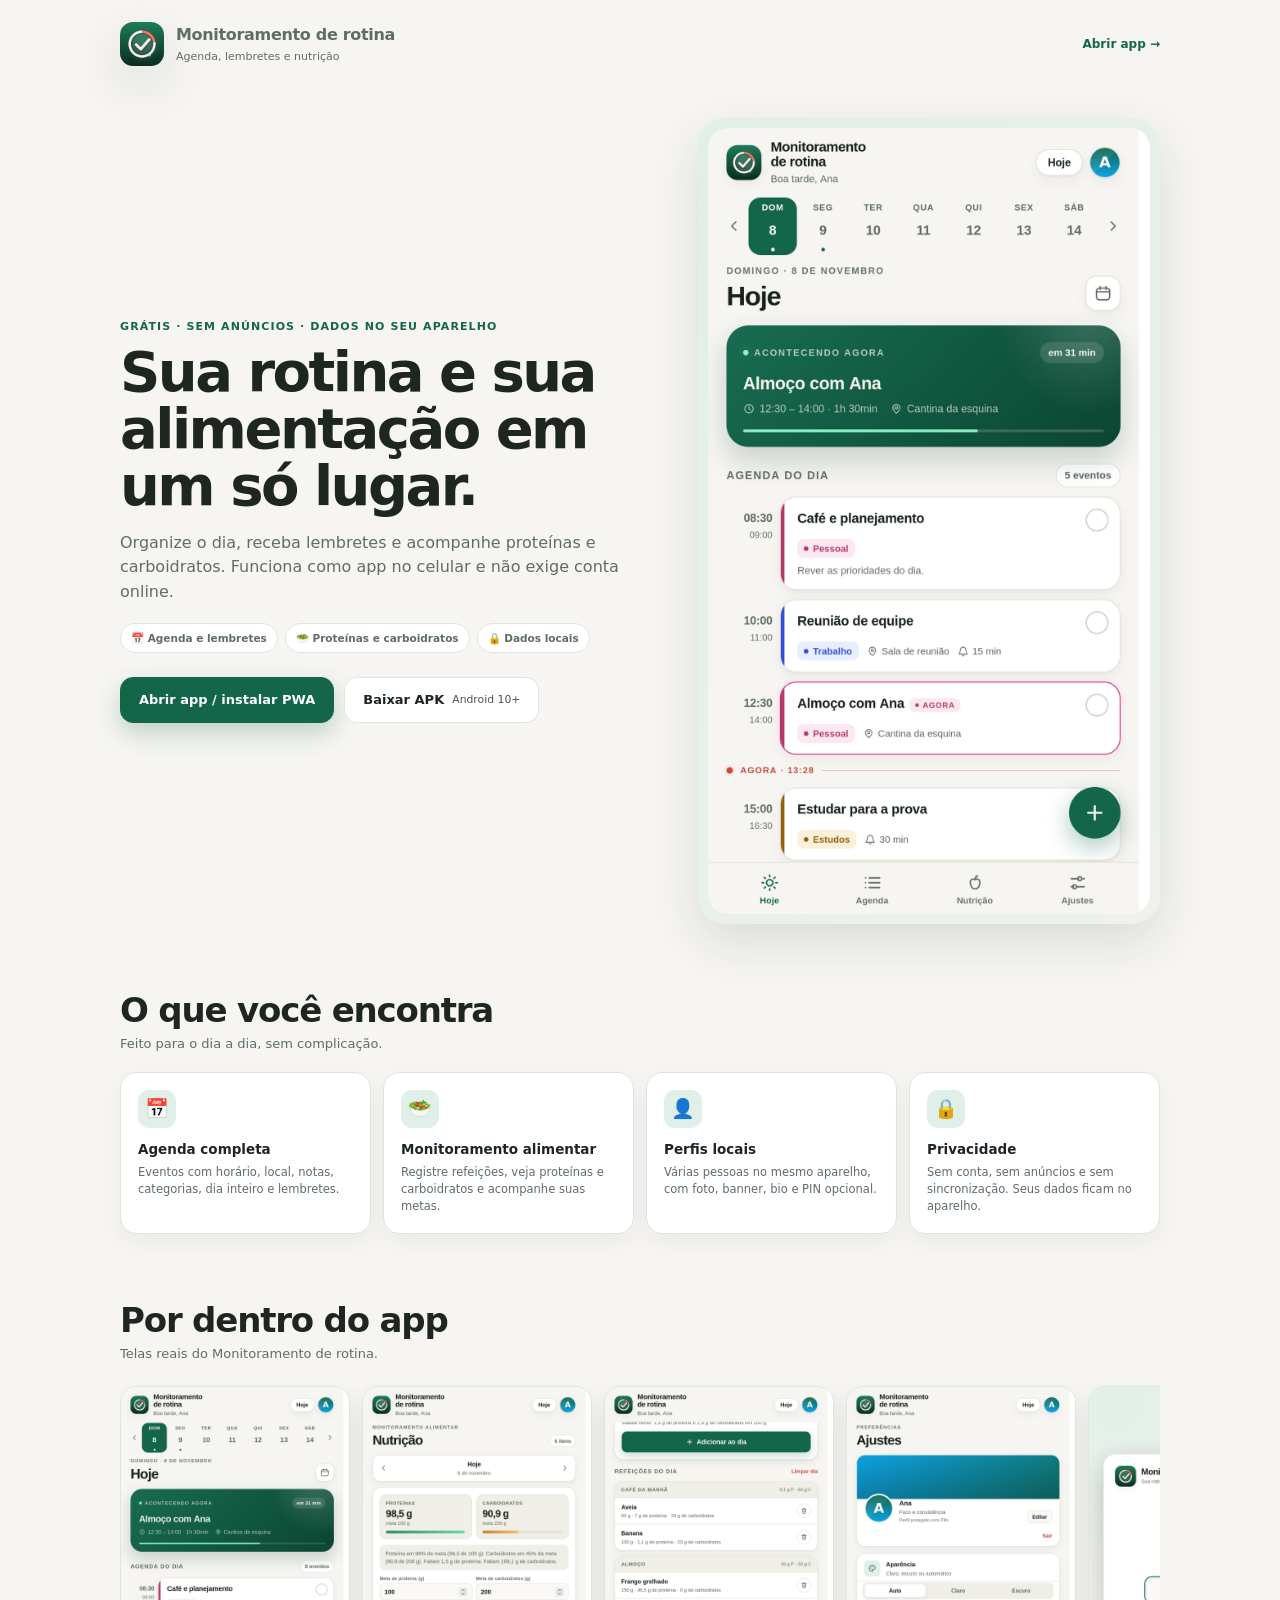
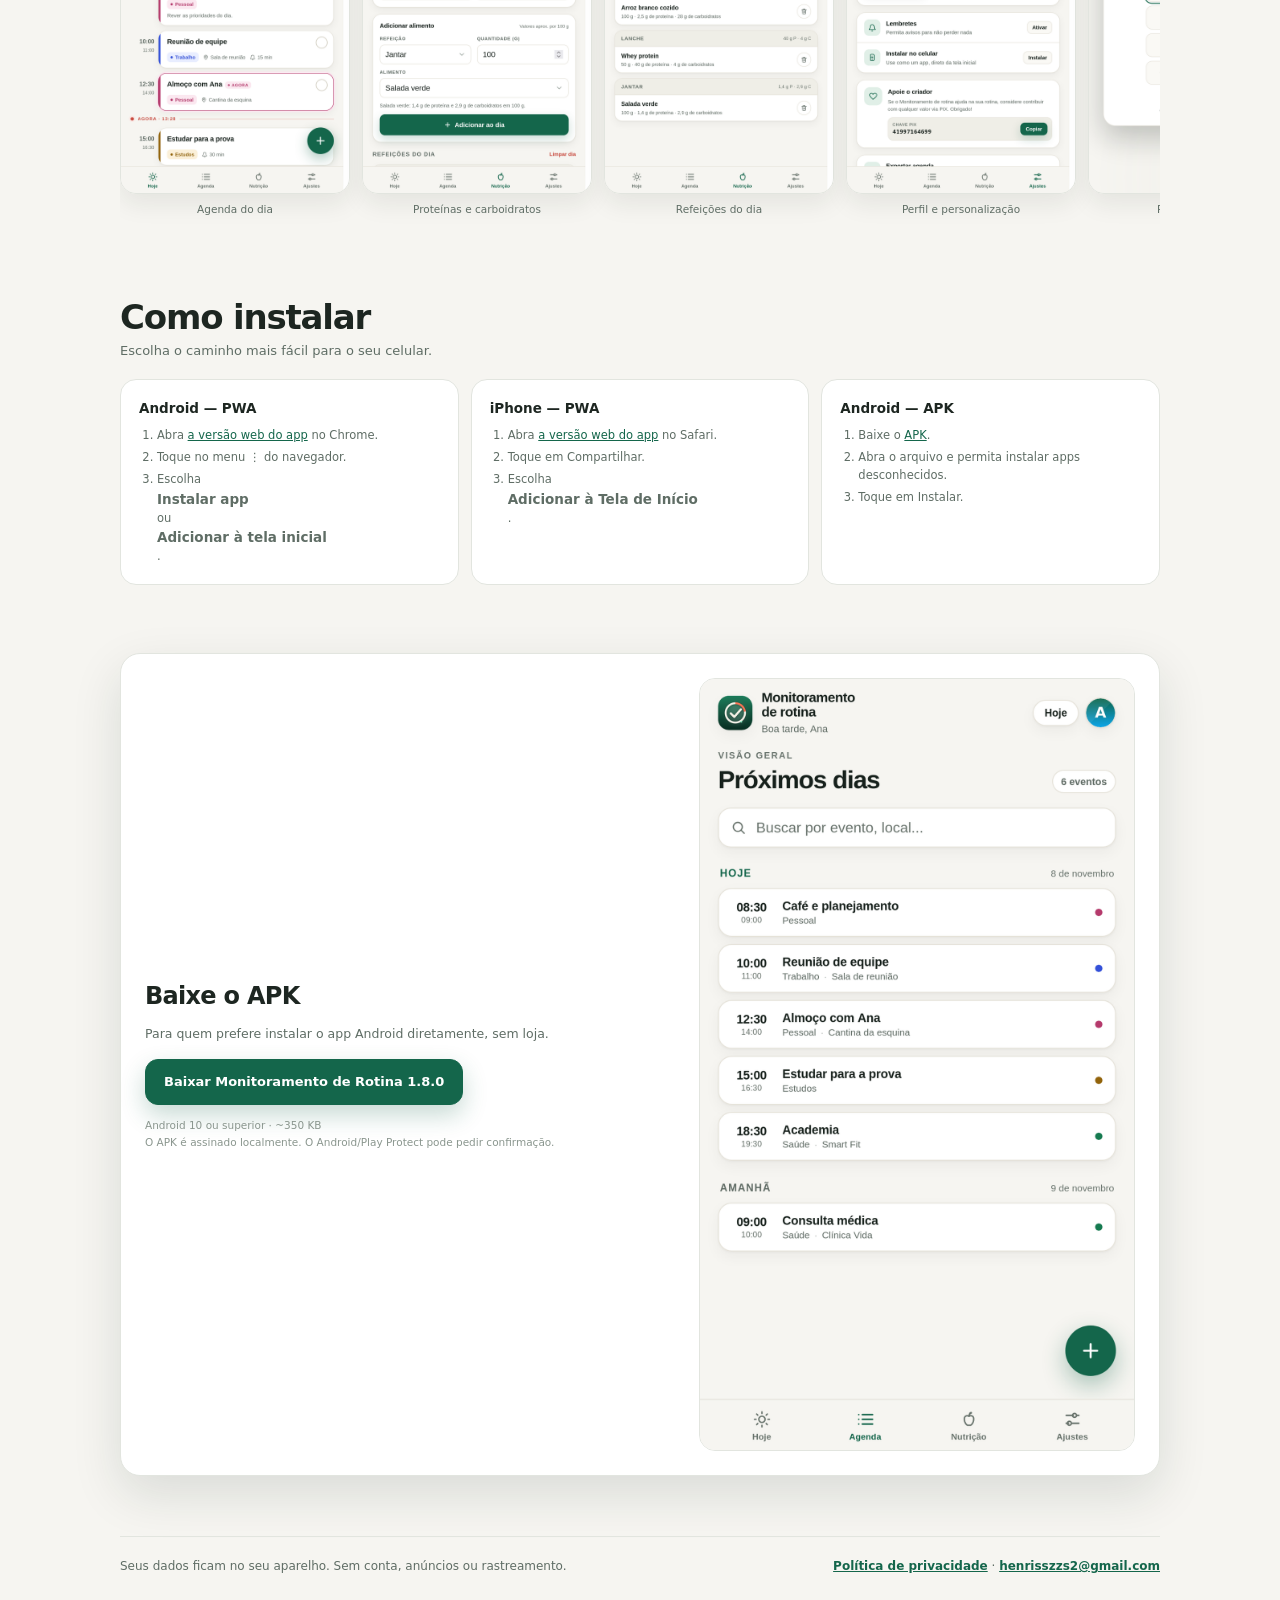
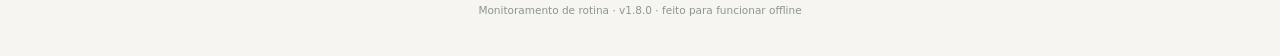
<file: index.html>
<!DOCTYPE html>
<html lang="pt-BR">
<head>
  <meta charset="UTF-8">
  <meta name="viewport" content="width=device-width, initial-scale=1, viewport-fit=cover">
  <meta name="theme-color" content="#f6f5f1">
  <meta name="description" content="Monitoramento de rotina: agenda, lembretes e alimentação com proteínas e carboidratos. Grátis, sem anúncios e com dados no seu aparelho.">
  <meta property="og:type" content="website">
  <meta property="og:title" content="Monitoramento de rotina — Agenda e Nutrição">
  <meta property="og:description" content="Agenda, lembretes e alimentação com proteínas e carboidratos. Grátis, sem anúncios e com dados no seu aparelho.">
  <meta property="og:image" content="assets/feature-graphic.png">
  <meta name="twitter:card" content="summary_large_image">
  <meta name="twitter:title" content="Monitoramento de rotina — Agenda e Nutrição">
  <meta name="twitter:description" content="Agenda, lembretes e alimentação com proteínas e carboidratos. Grátis e sem anúncios.">
  <meta name="twitter:image" content="assets/feature-graphic.png">
  <title>Monitoramento de rotina — Agenda e Nutrição</title>
  <link rel="icon" type="image/png" sizes="32x32" href="app/icons/favicon-32.png">
  <link rel="apple-touch-icon" href="app/icons/apple-touch-icon.png">
  <style>
    :root {
      color-scheme: light dark;
      --bg: #f6f5f1;
      --surface: #ffffff;
      --surface-2: #eef1ec;
      --text: #1d2621;
      --muted: #5f6d65;
      --faint: #8a968e;
      --line: #e2e5df;
      --accent: #14664b;
      --accent-strong: #0d4b37;
      --accent-soft: #e0efe7;
      --on-accent: #ffffff;
      --shadow: 0 18px 50px rgba(20, 40, 30, 0.12);
    }
    @media (prefers-color-scheme: dark) {
      :root {
        --bg: #0f1512;
        --surface: #171f1a;
        --surface-2: #1d2821;
        --text: #eef4f0;
        --muted: #a7b4ac;
        --faint: #7f8d85;
        --line: #2a352e;
        --accent: #65dbaa;
        --accent-strong: #8ae9c4;
        --accent-soft: #1b3529;
        --on-accent: #07251b;
        --shadow: 0 18px 50px rgba(0, 0, 0, 0.35);
      }
    }
    * { box-sizing: border-box; }
    html { scroll-behavior: smooth; }
    body {
      margin: 0;
      background: var(--bg);
      color: var(--text);
      font-family: system-ui, -apple-system, "Segoe UI", Roboto, sans-serif;
      line-height: 1.55;
    }
    a { color: var(--accent); }
    img { max-width: 100%; display: block; }
    .wrap { width: min(1080px, 100%); margin: 0 auto; padding: 0 20px; }
    header {
      display: flex; align-items: center; justify-content: space-between; gap: 16px;
      padding: 22px 0 10px;
    }
    .brand { display: flex; align-items: center; gap: 12px; text-decoration: none; color: inherit; }
    .brand img { width: 44px; height: 44px; border-radius: 13px; box-shadow: var(--shadow); }
    .brand b { display: block; font-size: 16px; letter-spacing: -0.02em; }
    .brand span { display: block; font-size: 11px; color: var(--muted); }
    .top-link { font-size: 12px; font-weight: 650; text-decoration: none; white-space: nowrap; }
    .hero {
      display: grid; grid-template-columns: 1.08fr 0.92fr; gap: 36px; align-items: center;
      padding: 42px 0 34px;
    }
    .eyebrow {
      margin: 0 0 8px; font-size: 11px; font-weight: 750; letter-spacing: 0.1em;
      text-transform: uppercase; color: var(--accent);
    }
    h1 { margin: 0; font-size: clamp(34px, 6vw, 56px); line-height: 1.02; letter-spacing: -0.045em; }
    .lead { margin: 16px 0 0; max-width: 560px; color: var(--muted); font-size: 16px; }
    .badges { display: flex; flex-wrap: wrap; gap: 7px; margin-top: 18px; }
    .badge {
      display: inline-flex; align-items: center; gap: 5px; padding: 6px 10px;
      border: 1px solid var(--line); border-radius: 999px; background: var(--surface);
      color: var(--muted); font-size: 10.5px; font-weight: 650;
    }
    .actions { display: flex; flex-wrap: wrap; gap: 10px; margin-top: 24px; }
    .btn {
      display: inline-flex; align-items: center; justify-content: center; gap: 8px;
      min-height: 46px; padding: 12px 18px; border-radius: 13px;
      border: 1px solid var(--line); background: var(--surface); color: var(--text);
      font-size: 13px; font-weight: 700; text-decoration: none; cursor: pointer;
      transition: transform 0.15s ease, background 0.15s ease, border-color 0.15s ease;
    }
    .btn:hover { transform: translateY(-1px); }
    .btn.primary { background: var(--accent); border-color: var(--accent); color: var(--on-accent); box-shadow: 0 10px 24px rgba(20, 102, 75, 0.24); }
    .btn.primary:hover { background: var(--accent-strong); border-color: var(--accent-strong); }
    .btn small { font-weight: 500; opacity: 0.8; }
    .hero-shot {
      position: relative; padding: 10px; border-radius: 28px;
      background: linear-gradient(135deg, var(--accent-soft), var(--surface-2));
      box-shadow: var(--shadow);
    }
    .hero-shot img { width: 100%; border-radius: 20px; }
    .section { padding: 34px 0; }
    .section-head { display: flex; align-items: end; justify-content: space-between; gap: 16px; margin-bottom: 18px; }
    .section-head h2 { margin: 0; font-size: clamp(24px, 4vw, 34px); letter-spacing: -0.035em; line-height: 1.1; }
    .section-head p { margin: 5px 0 0; color: var(--muted); font-size: 13px; }
    .grid { display: grid; grid-template-columns: repeat(4, 1fr); gap: 12px; }
    .card {
      padding: 17px; border: 1px solid var(--line); border-radius: 16px;
      background: var(--surface); box-shadow: 0 8px 22px rgba(20, 40, 30, 0.05);
    }
    .card .ico { width: 38px; height: 38px; display: grid; place-items: center; border-radius: 11px; background: var(--accent-soft); color: var(--accent); font-size: 19px; }
    .card b { display: block; margin-top: 11px; font-size: 13.5px; }
    .card p { margin: 4px 0 0; color: var(--muted); font-size: 11.5px; line-height: 1.5; }
    .shots { display: flex; gap: 12px; overflow-x: auto; padding: 4px 2px 14px; scroll-snap-type: x mandatory; }
    .shots figure { flex: 0 0 230px; margin: 0; scroll-snap-align: start; }
    .shots img { width: 100%; border-radius: 16px; border: 1px solid var(--line); box-shadow: 0 10px 24px rgba(20, 40, 30, 0.08); }
    .shots figcaption { margin-top: 7px; text-align: center; color: var(--muted); font-size: 10.5px; }
    .install-grid { display: grid; grid-template-columns: repeat(3, 1fr); gap: 12px; }
    .install { padding: 18px; border: 1px solid var(--line); border-radius: 16px; background: var(--surface); }
    .install b { display: block; font-size: 13.5px; }
    .install ol { margin: 8px 0 0; padding-left: 18px; color: var(--muted); font-size: 11.5px; line-height: 1.55; }
    .install li + li { margin-top: 4px; }
    .download {
      display: grid; grid-template-columns: 1.1fr 0.9fr; gap: 22px; align-items: center;
      padding: 24px; border: 1px solid var(--line); border-radius: 20px; background: var(--surface); box-shadow: var(--shadow);
    }
    .download h2 { margin: 0; font-size: 24px; letter-spacing: -0.03em; }
    .download p { margin: 8px 0 0; color: var(--muted); font-size: 12.5px; }
    .download .meta { margin-top: 12px; color: var(--faint); font-size: 10.5px; line-height: 1.6; }
    .download .actions { margin-top: 16px; }
    .download-shot img { border-radius: 16px; border: 1px solid var(--line); }
    .privacy {
      display: flex; flex-wrap: wrap; align-items: center; justify-content: space-between; gap: 14px;
      padding: 20px 0 8px; border-top: 1px solid var(--line); margin-top: 26px;
      color: var(--muted); font-size: 12px;
    }
    .privacy a { font-weight: 650; }
    footer { padding: 18px 0 38px; color: var(--faint); font-size: 10.5px; text-align: center; }
    @media (max-width: 860px) {
      .hero { grid-template-columns: 1fr; gap: 24px; padding-top: 28px; }
      .hero-shot { max-width: 440px; }
      .grid { grid-template-columns: repeat(2, 1fr); }
      .install-grid { grid-template-columns: 1fr; }
      .download { grid-template-columns: 1fr; }
      .download-shot { order: -1; max-width: 360px; }
    }
    @media (max-width: 520px) {
      .wrap { padding: 0 14px; }
      header { padding-top: 16px; }
      .brand b { font-size: 14px; }
      .brand span { display: none; }
      .top-link { font-size: 11px; }
      .hero { padding-top: 22px; }
      .lead { font-size: 14px; }
      .btn { width: 100%; }
      .actions { flex-direction: column; }
      .grid { grid-template-columns: 1fr; }
      .shots figure { flex-basis: 78%; }
      .section { padding: 24px 0; }
      .download { padding: 18px; }
      .hero-shot img { max-height: 420px; object-fit: cover; object-position: top; }
    }
  </style>
</head>
<body>
  <div class="wrap">
    <header>
      <a class="brand" href="./">
        <img src="assets/app-icon-512.png" alt="">
        <span>
          <b>Monitoramento de rotina</b>
          <span>Agenda, lembretes e nutrição</span>
        </span>
      </a>
      <a class="top-link" href="app/">Abrir app →</a>
    </header>

    <main>
      <section class="hero">
        <div>
          <p class="eyebrow">Grátis · sem anúncios · dados no seu aparelho</p>
          <h1>Sua rotina e sua alimentação em um só lugar.</h1>
          <p class="lead">Organize o dia, receba lembretes e acompanhe proteínas e carboidratos. Funciona como app no celular e não exige conta online.</p>
          <div class="badges">
            <span class="badge">📅 Agenda e lembretes</span>
            <span class="badge">🥗 Proteínas e carboidratos</span>
            <span class="badge">🔒 Dados locais</span>
          </div>
          <div class="actions">
            <a class="btn primary" href="app/">Abrir app / instalar PWA</a>
            <a class="btn" href="downloads/Monitoramento-de-Rotina-1.8.0.apk">Baixar APK <small>Android 10+</small></a>
          </div>
        </div>
        <div class="hero-shot">
          <img src="assets/screenshots/01-agenda.png" alt="Tela inicial do Monitoramento de rotina">
        </div>
      </section>

      <section class="section" id="recursos">
        <div class="section-head">
          <div>
            <h2>O que você encontra</h2>
            <p>Feito para o dia a dia, sem complicação.</p>
          </div>
        </div>
        <div class="grid">
          <article class="card">
            <span class="ico">📅</span>
            <b>Agenda completa</b>
            <p>Eventos com horário, local, notas, categorias, dia inteiro e lembretes.</p>
          </article>
          <article class="card">
            <span class="ico">🥗</span>
            <b>Monitoramento alimentar</b>
            <p>Registre refeições, veja proteínas e carboidratos e acompanhe suas metas.</p>
          </article>
          <article class="card">
            <span class="ico">👤</span>
            <b>Perfis locais</b>
            <p>Várias pessoas no mesmo aparelho, com foto, banner, bio e PIN opcional.</p>
          </article>
          <article class="card">
            <span class="ico">🔒</span>
            <b>Privacidade</b>
            <p>Sem conta, sem anúncios e sem sincronização. Seus dados ficam no aparelho.</p>
          </article>
        </div>
      </section>

      <section class="section" id="capturas">
        <div class="section-head">
          <div>
            <h2>Por dentro do app</h2>
            <p>Telas reais do Monitoramento de rotina.</p>
          </div>
        </div>
        <div class="shots">
          <figure><img src="assets/screenshots/01-agenda.png" alt="Agenda do dia" loading="lazy"><figcaption>Agenda do dia</figcaption></figure>
          <figure><img src="assets/screenshots/03-nutricao.png" alt="Resumo de proteínas e carboidratos" loading="lazy"><figcaption>Proteínas e carboidratos</figcaption></figure>
          <figure><img src="assets/screenshots/04-refeicoes.png" alt="Refeições registradas" loading="lazy"><figcaption>Refeições do dia</figcaption></figure>
          <figure><img src="assets/screenshots/05-perfil.png" alt="Perfil e apoio ao criador" loading="lazy"><figcaption>Perfil e personalização</figcaption></figure>
          <figure><img src="assets/screenshots/06-pin.png" alt="Tela de PIN" loading="lazy"><figcaption>Proteção com PIN</figcaption></figure>
        </div>
      </section>

      <section class="section" id="instalar">
        <div class="section-head">
          <div>
            <h2>Como instalar</h2>
            <p>Escolha o caminho mais fácil para o seu celular.</p>
          </div>
        </div>
        <div class="install-grid">
          <article class="install">
            <b>Android — PWA</b>
            <ol>
              <li>Abra <a href="app/">a versão web do app</a> no Chrome.</li>
              <li>Toque no menu ⋮ do navegador.</li>
              <li>Escolha <b>Instalar app</b> ou <b>Adicionar à tela inicial</b>.</li>
            </ol>
          </article>
          <article class="install">
            <b>iPhone — PWA</b>
            <ol>
              <li>Abra <a href="app/">a versão web do app</a> no Safari.</li>
              <li>Toque em Compartilhar.</li>
              <li>Escolha <b>Adicionar à Tela de Início</b>.</li>
            </ol>
          </article>
          <article class="install">
            <b>Android — APK</b>
            <ol>
              <li>Baixe o <a href="downloads/Monitoramento-de-Rotina-1.8.0.apk">APK</a>.</li>
              <li>Abra o arquivo e permita instalar apps desconhecidos.</li>
              <li>Toque em Instalar.</li>
            </ol>
          </article>
        </div>
      </section>

      <section class="section" id="download">
        <div class="download">
          <div>
            <h2>Baixe o APK</h2>
            <p>Para quem prefere instalar o app Android diretamente, sem loja.</p>
            <div class="actions">
              <a class="btn primary" href="downloads/Monitoramento-de-Rotina-1.8.0.apk">Baixar Monitoramento de Rotina 1.8.0</a>
            </div>
            <p class="meta">Android 10 ou superior · ~350 KB<br>O APK é assinado localmente. O Android/Play Protect pode pedir confirmação.</p>
          </div>
          <div class="download-shot">
            <img src="assets/screenshots/02-proximos-dias.png" alt="Próximos dias" loading="lazy">
          </div>
        </div>
      </section>
    </main>

    <div class="privacy">
      <span>Seus dados ficam no seu aparelho. Sem conta, anúncios ou rastreamento.</span>
      <span><a href="privacidade.html">Política de privacidade</a> · <a href="mailto:henrisszzs2@gmail.com">henrisszzs2@gmail.com</a></span>
    </div>
    <footer>Monitoramento de rotina · v1.8.0 · feito para funcionar offline</footer>
  </div>
</body>
</html>
</file>
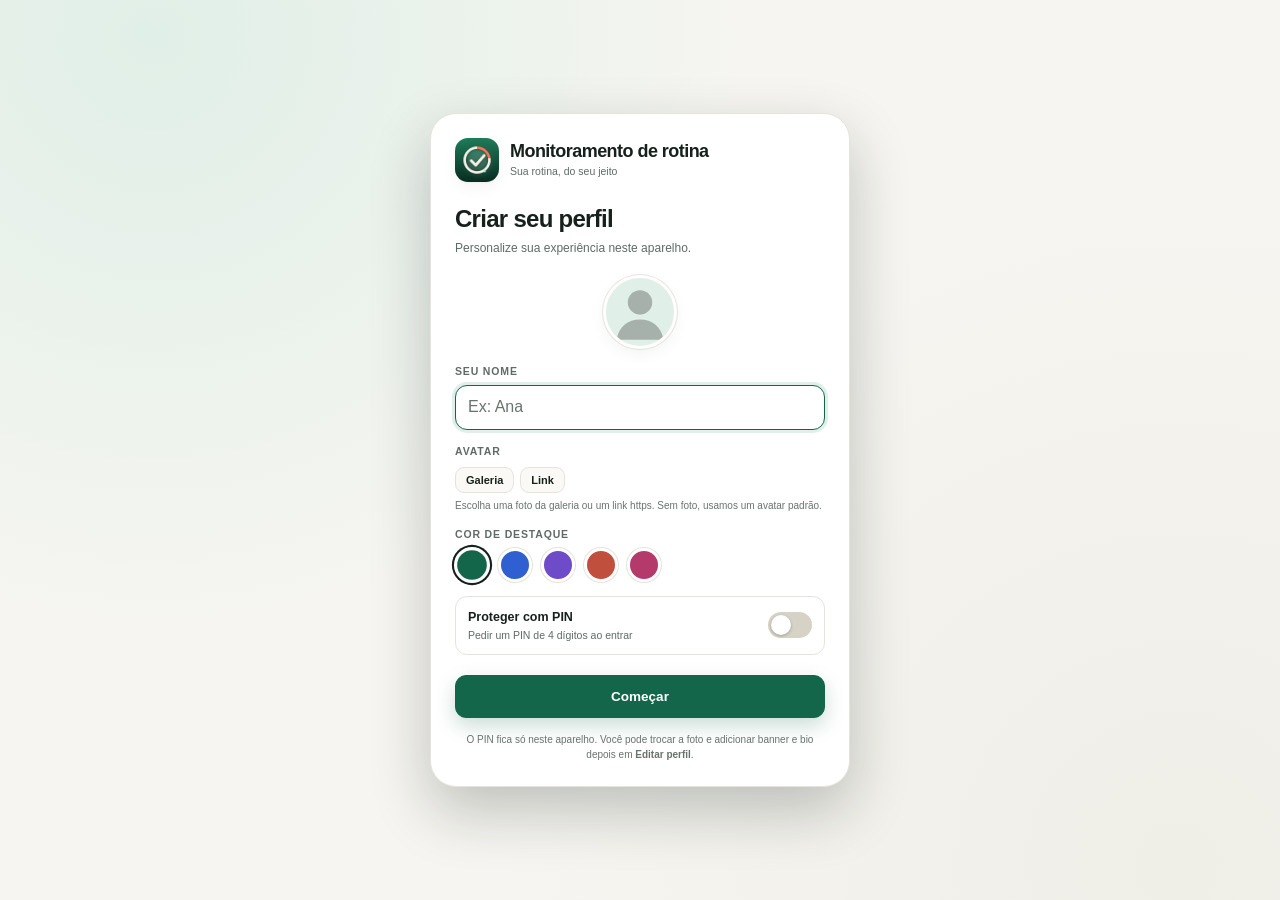
<file: app/index.html>
<!DOCTYPE html>
<html lang="pt-BR">
<head>
  <meta charset="UTF-8">
  <meta name="viewport" content="width=device-width, initial-scale=1, viewport-fit=cover">
  <meta name="theme-color" content="#f6f5f1">
  <meta name="description" content="Monitoramento de rotina — agenda, alimentação e perfis locais com proteínas, carboidratos, notificações e modo offline.">
  <meta name="mobile-web-app-capable" content="yes">
  <meta name="apple-mobile-web-app-capable" content="yes">
  <meta name="apple-mobile-web-app-status-bar-style" content="default">
  <meta name="apple-mobile-web-app-title" content="Rotina">
  <title>Monitoramento de rotina — Agenda e Nutrição</title>
  <link rel="manifest" href="manifest.webmanifest">
  <link rel="icon" type="image/png" sizes="32x32" href="icons/favicon-32.png">
  <link rel="icon" type="image/png" sizes="16x16" href="icons/favicon-16.png">
  <link rel="apple-touch-icon" href="icons/apple-touch-icon.png">
  <link rel="stylesheet" href="styles.css">
  <script>
    (function () {
      try {
        var saved = JSON.parse(localStorage.getItem("dia.settings.v1") || "{}");
        var theme = saved.theme || "auto";
        var dark = theme === "dark" || (theme === "auto" && window.matchMedia("(prefers-color-scheme: dark)").matches);
        document.documentElement.dataset.theme = dark ? "dark" : "light";
        document.documentElement.dataset.themeMode = theme;
      } catch (error) {
        document.documentElement.dataset.theme = "light";
      }
    })();
  </script>
</head>
<body class="booting">
  <svg class="sprite" aria-hidden="true" xmlns="http://www.w3.org/2000/svg">
    <symbol id="i-calendar" viewBox="0 0 24 24">
      <rect x="3" y="5" width="18" height="16" rx="4" fill="none" stroke="currentColor" stroke-width="1.8"/>
      <path d="M3 10h18M8 3v4M16 3v4" fill="none" stroke="currentColor" stroke-width="1.8" stroke-linecap="round"/>
    </symbol>
    <symbol id="i-plus" viewBox="0 0 24 24">
      <path d="M12 5v14M5 12h14" fill="none" stroke="currentColor" stroke-width="2.2" stroke-linecap="round"/>
    </symbol>
    <symbol id="i-chevron-left" viewBox="0 0 24 24">
      <path d="M15 18l-6-6 6-6" fill="none" stroke="currentColor" stroke-width="2" stroke-linecap="round" stroke-linejoin="round"/>
    </symbol>
    <symbol id="i-chevron-right" viewBox="0 0 24 24">
      <path d="M9 6l6 6-6 6" fill="none" stroke="currentColor" stroke-width="2" stroke-linecap="round" stroke-linejoin="round"/>
    </symbol>
    <symbol id="i-check" viewBox="0 0 24 24">
      <path d="M5 12.5l4.5 4.5L19 7.5" fill="none" stroke="currentColor" stroke-width="2.4" stroke-linecap="round" stroke-linejoin="round"/>
    </symbol>
    <symbol id="i-pin" viewBox="0 0 24 24">
      <path d="M12 21s7-5.4 7-11a7 7 0 1 0-14 0c0 5.6 7 11 7 11z" fill="none" stroke="currentColor" stroke-width="1.8"/>
      <circle cx="12" cy="10" r="2.6" fill="none" stroke="currentColor" stroke-width="1.8"/>
    </symbol>
    <symbol id="i-bell" viewBox="0 0 24 24">
      <path d="M18 9a6 6 0 1 0-12 0c0 7-3 7-3 9h18c0-2-3-2-3-9z" fill="none" stroke="currentColor" stroke-width="1.8" stroke-linejoin="round"/>
      <path d="M10 21a2.2 2.2 0 0 0 4 0" fill="none" stroke="currentColor" stroke-width="1.8" stroke-linecap="round"/>
    </symbol>
    <symbol id="i-search" viewBox="0 0 24 24">
      <circle cx="11" cy="11" r="7" fill="none" stroke="currentColor" stroke-width="1.9"/>
      <path d="M16.5 16.5L21 21" fill="none" stroke="currentColor" stroke-width="1.9" stroke-linecap="round"/>
    </symbol>
    <symbol id="i-list" viewBox="0 0 24 24">
      <path d="M8 6h13M8 12h13M8 18h13M3.5 6h.01M3.5 12h.01M3.5 18h.01" fill="none" stroke="currentColor" stroke-width="1.9" stroke-linecap="round"/>
    </symbol>
    <symbol id="i-apple" viewBox="0 0 24 24">
      <path d="M12 8.2c-2.1-1.5-4.9-.9-5.7 1.7-.9 3 .7 7.6 3.1 9.2 1 .7 1.7.3 2.6.3s1.6.4 2.6-.3c2.4-1.6 4-6.2 3.1-9.2-.8-2.6-3.6-3.2-5.7-1.7z" fill="none" stroke="currentColor" stroke-width="1.8" stroke-linejoin="round"/>
      <path d="M12 8.2c0-2.1 1.2-3.8 3-4.4" fill="none" stroke="currentColor" stroke-width="1.8" stroke-linecap="round"/>
      <path d="M12.5 3.6c.8-.9 2-1.2 3-.9-.2 1.1-1.1 2-2.2 2.2-.5.1-.9 0-1.3-.2.1-.4.2-.8.5-1.1z" fill="currentColor"/>
    </symbol>
    <symbol id="i-heart" viewBox="0 0 24 24">
      <path d="M12 20.3l-1.1-1C5.2 14.1 2.5 11.7 2.5 8.6 2.5 6 4.6 4 7.2 4c1.5 0 2.9.7 3.8 1.8L12 7l1-1.2C13.9 4.7 15.3 4 16.8 4c2.6 0 4.7 2 4.7 4.6 0 3.1-2.7 5.5-8.4 10.7L12 20.3z" fill="none" stroke="currentColor" stroke-width="1.8" stroke-linejoin="round"/>
    </symbol>
    <symbol id="i-sliders" viewBox="0 0 24 24">
      <path d="M4 7h9M17 7h3M4 17h3M11 17h9" fill="none" stroke="currentColor" stroke-width="1.9" stroke-linecap="round"/>
      <circle cx="14.5" cy="7" r="2.5" fill="none" stroke="currentColor" stroke-width="1.9"/>
      <circle cx="8" cy="17" r="2.5" fill="none" stroke="currentColor" stroke-width="1.9"/>
    </symbol>
    <symbol id="i-sun" viewBox="0 0 24 24">
      <circle cx="12" cy="12" r="4" fill="none" stroke="currentColor" stroke-width="1.8"/>
      <path d="M12 2.5v2M12 19.5v2M2.5 12h2M19.5 12h2M5.3 5.3l1.4 1.4M17.3 17.3l1.4 1.4M18.7 5.3l-1.4 1.4M6.7 17.3l-1.4 1.4" fill="none" stroke="currentColor" stroke-width="1.8" stroke-linecap="round"/>
    </symbol>
    <symbol id="i-download" viewBox="0 0 24 24">
      <path d="M12 3v11m0 0l-4-4m4 4l4-4M4 17v2a2 2 0 0 0 2 2h12a2 2 0 0 0 2-2v-2" fill="none" stroke="currentColor" stroke-width="1.8" stroke-linecap="round" stroke-linejoin="round"/>
    </symbol>
    <symbol id="i-upload" viewBox="0 0 24 24">
      <path d="M12 15V4m0 0L8 8m4-4l4 4M4 17v2a2 2 0 0 0 2 2h12a2 2 0 0 0 2-2v-2" fill="none" stroke="currentColor" stroke-width="1.8" stroke-linecap="round" stroke-linejoin="round"/>
    </symbol>
    <symbol id="i-trash" viewBox="0 0 24 24">
      <path d="M4 7h16M9 7V4h6v3M6.5 7l1 13h9l1-13M10 11v5M14 11v5" fill="none" stroke="currentColor" stroke-width="1.8" stroke-linecap="round" stroke-linejoin="round"/>
    </symbol>
    <symbol id="i-close" viewBox="0 0 24 24">
      <path d="M6 6l12 12M18 6L6 18" fill="none" stroke="currentColor" stroke-width="2" stroke-linecap="round"/>
    </symbol>
    <symbol id="i-clock" viewBox="0 0 24 24">
      <circle cx="12" cy="12" r="8.5" fill="none" stroke="currentColor" stroke-width="1.8"/>
      <path d="M12 7v5.3l3.4 2" fill="none" stroke="currentColor" stroke-width="1.8" stroke-linecap="round"/>
    </symbol>
    <symbol id="i-install" viewBox="0 0 24 24">
      <rect x="6" y="2.5" width="12" height="19" rx="3" fill="none" stroke="currentColor" stroke-width="1.8"/>
      <path d="M12 7v7m0 0l-2.6-2.6M12 14l2.6-2.6M10.5 18.5h3" fill="none" stroke="currentColor" stroke-width="1.8" stroke-linecap="round" stroke-linejoin="round"/>
    </symbol>
    <symbol id="i-sparkle" viewBox="0 0 24 24">
      <path d="M12 3l1.9 5.6L19.5 10l-5.6 1.9L12 17.5l-1.9-5.6L4.5 10l5.6-1.4L12 3z" fill="none" stroke="currentColor" stroke-width="1.7" stroke-linejoin="round"/>
      <path d="M19 16l.8 2.2L22 19l-2.2.8L19 22l-.8-2.2L16 19l2.2-.8L19 16z" fill="currentColor"/>
    </symbol>
    <symbol id="i-backspace" viewBox="0 0 24 24">
      <path d="M9 5h10a2 2 0 0 1 2 2v10a2 2 0 0 1-2 2H9L3 12l6-7z" fill="none" stroke="currentColor" stroke-width="1.8" stroke-linejoin="round"/>
      <path d="M11 9l5 6M16 9l-5 6" fill="none" stroke="currentColor" stroke-width="1.8" stroke-linecap="round"/>
    </symbol>
    <symbol id="i-lock" viewBox="0 0 24 24">
      <rect x="4.5" y="10" width="15" height="10.5" rx="3" fill="none" stroke="currentColor" stroke-width="1.8"/>
      <path d="M8 10V7a4 4 0 0 1 8 0v3" fill="none" stroke="currentColor" stroke-width="1.8" stroke-linecap="round"/>
    </symbol>
    <symbol id="i-palette" viewBox="0 0 24 24">
      <path d="M12 3a9 9 0 1 0 0 18c1.4 0 2-.9 2-1.8 0-1.4-1.5-1.7-1.5-3 0-1 .8-1.7 1.9-1.7H17a4 4 0 0 0 4-4C21 6.4 17 3 12 3z" fill="none" stroke="currentColor" stroke-width="1.7"/>
      <circle cx="7.8" cy="11.5" r="1.2" fill="currentColor"/>
      <circle cx="10" cy="7.5" r="1.2" fill="currentColor"/>
      <circle cx="14.7" cy="7.8" r="1.2" fill="currentColor"/>
    </symbol>
  </svg>

  <div class="app">
    <header class="topbar">
      <div class="brand">
        <img class="brand-mark" src="icons/icon-192.png" alt="" width="38" height="38">
        <div class="brand-text">
          <h1>Monitoramento de rotina</h1>
          <p id="greeting">Bom dia</p>
        </div>
      </div>
      <div class="topbar-actions">
        <button class="icon-btn install-btn" id="installBtn" type="button" aria-label="Instalar o app" hidden>
          <svg class="icon"><use href="#i-install"/></svg>
        </button>
        <button class="pill today-btn" id="todayBtn" type="button">Hoje</button>
        <button class="profile-chip" id="profileBtn" type="button" aria-label="Abrir perfil">
          <span id="topAvatar"></span>
        </button>
      </div>
    </header>

    <main class="main" id="main">
      <!-- DIA -->
      <section class="view is-active" id="view-day" aria-label="Agenda do dia">
        <div class="weeknav">
          <button class="arrow" id="prevWeek" type="button" aria-label="Semana anterior">
            <svg class="icon"><use href="#i-chevron-left"/></svg>
          </button>
          <div class="week" id="weekStrip"></div>
          <button class="arrow" id="nextWeek" type="button" aria-label="Próxima semana">
            <svg class="icon"><use href="#i-chevron-right"/></svg>
          </button>
        </div>

        <div class="date-head">
          <div>
            <p class="eyebrow" id="dateEyebrow">—</p>
            <h2 class="date-title" id="dateTitle">Hoje</h2>
          </div>
          <button class="ghost-icon" id="openDate" type="button" aria-label="Escolher outra data">
            <svg class="icon"><use href="#i-calendar"/></svg>
          </button>
        </div>

        <div id="hero"></div>

        <div class="demo-banner" id="demoBanner" hidden>
          <svg class="icon"><use href="#i-sparkle"/></svg>
          <p>Estes são eventos de exemplo.</p>
          <button type="button" id="clearDemo">Começar do zero</button>
        </div>

        <div class="list-head">
          <h3>Agenda do dia</h3>
          <span class="count-pill" id="dayCount">0 eventos</span>
        </div>

        <div class="events" id="dayList"></div>
      </section>

      <!-- PRÓXIMOS -->
      <section class="view" id="view-upcoming" aria-label="Próximos eventos">
        <div class="section-head">
          <div>
            <p class="eyebrow">Visão geral</p>
            <h2 class="view-title">Próximos dias</h2>
          </div>
          <span class="count-pill" id="upCount">0 eventos</span>
        </div>

        <div class="search">
          <svg class="icon"><use href="#i-search"/></svg>
          <input type="search" id="searchInput" placeholder="Buscar por evento, local..." autocomplete="off" aria-label="Buscar eventos">
        </div>

        <div id="upcomingList" class="upcoming-list"></div>
      </section>

      <!-- NUTRIÇÃO -->
      <section class="view" id="view-nutrition" aria-label="Monitoramento alimentar">
        <div class="section-head nutrition-head">
          <div>
            <p class="eyebrow">Monitoramento alimentar</p>
            <h2 class="view-title">Nutrição</h2>
          </div>
          <span class="count-pill" id="nutritionCount">0 itens</span>
        </div>

        <div class="nutrition-datebar">
          <button class="arrow" id="nutritionPrev" type="button" aria-label="Dia anterior">
            <svg class="icon"><use href="#i-chevron-left"/></svg>
          </button>
          <button class="nutrition-date-btn" id="nutritionTodayBtn" type="button" aria-label="Voltar para hoje">
            <b id="nutritionDayTitle">Hoje</b>
            <span id="nutritionDaySub">—</span>
          </button>
          <button class="arrow" id="nutritionNext" type="button" aria-label="Próximo dia">
            <svg class="icon"><use href="#i-chevron-right"/></svg>
          </button>
        </div>

        <div class="nutrition-summary">
          <div class="macro-grid">
            <div class="macro-card macro-protein">
              <span class="macro-label">Proteínas</span>
              <strong id="proteinTotal">0 g</strong>
              <span class="macro-goal" id="proteinGoalLabel">meta 120 g</span>
              <div class="macro-bar"><span id="proteinBar"></span></div>
            </div>
            <div class="macro-card macro-carbs">
              <span class="macro-label">Carboidratos</span>
              <strong id="carbsTotal">0 g</strong>
              <span class="macro-goal" id="carbsGoalLabel">meta 250 g</span>
              <div class="macro-bar"><span id="carbsBar"></span></div>
            </div>
          </div>
          <p class="nutrition-analysis" id="nutritionAnalysis"></p>
          <div class="nutrition-goals">
            <label class="goal-field">
              <span>Meta de proteína (g)</span>
              <input type="number" id="proteinGoalInput" min="0" max="500" step="1" inputmode="numeric">
            </label>
            <label class="goal-field">
              <span>Meta de carboidratos (g)</span>
              <input type="number" id="carbsGoalInput" min="0" max="600" step="1" inputmode="numeric">
            </label>
          </div>
        </div>

        <form class="nutrition-form" id="nutritionForm" novalidate>
          <div class="nutrition-form-head">
            <b>Adicionar alimento</b>
            <span>Valores aprox. por 100 g</span>
          </div>
          <div class="field-row two">
            <label class="field">
              <span>Refeição</span>
              <select id="mealSelect">
                <option value="cafe">Café da manhã</option>
                <option value="almoco">Almoço</option>
                <option value="lanche">Lanche</option>
                <option value="jantar">Jantar</option>
              </select>
            </label>
            <label class="field">
              <span>Quantidade (g)</span>
              <input type="number" id="foodGrams" value="100" min="1" max="2000" step="1" inputmode="numeric" required>
            </label>
          </div>
          <label class="field">
            <span>Alimento</span>
            <select id="foodSelect"></select>
          </label>
          <p class="food-macro-preview" id="foodMacroPreview"></p>
          <div id="customFoodFields" hidden>
            <label class="field">
              <span>Nome do alimento</span>
              <input type="text" id="customFoodName" maxlength="60" placeholder="Ex: vitamina de banana" autocomplete="off">
            </label>
            <div class="field-row two">
              <label class="field">
                <span>Proteína / 100 g</span>
                <input type="number" id="customProtein" min="0" max="100" step="0.1" inputmode="decimal" placeholder="0">
              </label>
              <label class="field">
                <span>Carboidratos / 100 g</span>
                <input type="number" id="customCarbs" min="0" max="100" step="0.1" inputmode="decimal" placeholder="0">
              </label>
            </div>
          </div>
          <button class="btn primary nutrition-add-btn" type="submit">
            <svg class="icon"><use href="#i-plus"/></svg>
            Adicionar ao dia
          </button>
        </form>

        <div class="list-head nutrition-list-head">
          <h3>Refeições do dia</h3>
          <button class="link-btn danger" id="clearNutritionDay" type="button" hidden>Limpar dia</button>
        </div>
        <div class="nutrition-list" id="nutritionList"></div>
        <p class="nutrition-disclaimer">Valores aproximados. Não substitui orientação de nutricionista, médico ou outro profissional de saúde.</p>
      </section>

      <!-- AJUSTES -->
      <section class="view" id="view-settings" aria-label="Ajustes">
        <div class="section-head">
          <div>
            <p class="eyebrow">Preferências</p>
            <h2 class="view-title">Ajustes</h2>
          </div>
        </div>

        <div class="settings-group profile-group">
          <div class="profile-cover" id="settingsBanner"></div>
          <div class="profile-card">
            <span class="profile-avatar profile-avatar-lg" id="settingsAvatar"></span>
            <div class="profile-card-text">
              <b id="settingsName">Meu perfil</b>
              <span id="settingsBio" hidden></span>
              <span id="settingsProfileSub">Perfil local</span>
            </div>
            <button class="btn small" id="editProfileBtn" type="button">Editar</button>
          </div>
          <div class="profile-actions">
            <button class="link-btn danger" id="logoutBtn" type="button">Sair</button>
          </div>
        </div>

        <div class="settings-group">
          <div class="setting-row static">
            <span class="setting-icon"><svg class="icon"><use href="#i-palette"/></svg></span>
            <div class="setting-text">
              <b>Aparência</b>
              <span>Claro, escuro ou automático</span>
            </div>
          </div>
          <div class="segmented" id="themePicker" role="group" aria-label="Tema do aplicativo">
            <button type="button" data-theme-value="auto">Auto</button>
            <button type="button" data-theme-value="light">Claro</button>
            <button type="button" data-theme-value="dark">Escuro</button>
          </div>
        </div>

        <div class="settings-group">
          <div class="setting-row">
            <span class="setting-icon"><svg class="icon"><use href="#i-bell"/></svg></span>
            <div class="setting-text">
              <b>Lembretes</b>
              <span id="notifStatus">Verificando...</span>
            </div>
            <button class="btn small" id="notifBtn" type="button">Ativar</button>
          </div>
          <div class="setting-row" id="installRow">
            <span class="setting-icon"><svg class="icon"><use href="#i-install"/></svg></span>
            <div class="setting-text">
              <b>Instalar no celular</b>
              <span>Use como um app, direto da tela inicial</span>
            </div>
            <button class="btn small" id="installRowBtn" type="button">Instalar</button>
          </div>
        </div>

        <div class="settings-group support-group">
          <div class="support-card">
            <span class="support-icon"><svg class="icon"><use href="#i-heart"/></svg></span>
            <div class="support-text">
              <b>Apoie o criador</b>
              <p>Se o Monitoramento de rotina ajuda na sua rotina, considere contribuir com qualquer valor via PIX. Obrigado!</p>
              <div class="pix-key-row">
                <div class="pix-key-main">
                  <span class="pix-key-label">Chave PIX</span>
                  <code id="pixKey">41997164699</code>
                </div>
                <button class="btn small primary" id="copyPixBtn" type="button">Copiar</button>
              </div>
            </div>
          </div>
        </div>

        <div class="settings-group">
          <button class="setting-row as-button" id="exportBtn" type="button">
            <span class="setting-icon"><svg class="icon"><use href="#i-download"/></svg></span>
            <div class="setting-text">
              <b>Exportar agenda</b>
              <span>Baixe um backup dos seus eventos</span>
            </div>
            <svg class="icon chevron"><use href="#i-chevron-right"/></svg>
          </button>
          <button class="setting-row as-button" id="exportIcsBtn" type="button">
            <span class="setting-icon"><svg class="icon"><use href="#i-calendar"/></svg></span>
            <div class="setting-text">
              <b>Exportar para .ics</b>
              <span>Use em Apple Calendar, Outlook e outros</span>
            </div>
            <svg class="icon chevron"><use href="#i-chevron-right"/></svg>
          </button>
          <button class="setting-row as-button" id="importBtn" type="button">
            <span class="setting-icon"><svg class="icon"><use href="#i-upload"/></svg></span>
            <div class="setting-text">
              <b>Importar backup</b>
              <span>Restaure eventos de um arquivo JSON</span>
            </div>
            <svg class="icon chevron"><use href="#i-chevron-right"/></svg>
          </button>
          <div class="setting-row">
            <span class="setting-icon danger"><svg class="icon"><use href="#i-trash"/></svg></span>
            <div class="setting-text">
              <b>Limpar tudo</b>
              <span id="eventCount">0 eventos salvos</span>
              <span class="setting-subnote">Remove os eventos deste perfil</span>
            </div>
            <button class="btn small danger" id="clearBtn" type="button">Limpar</button>
          </div>
        </div>

        <p class="settings-note">Seus eventos ficam salvos apenas neste dispositivo. Exporte um backup de vez em quando para não perder nada.</p>
        <p class="settings-note"><a class="link-btn" href="privacidade.html">Política de privacidade</a></p>
        <p class="app-footer">Monitoramento de rotina · v1.8.0</p>
        <input type="file" id="importFile" accept="application/json,.json" hidden>
      </section>
    </main>

    <button class="fab" id="fab" type="button" aria-label="Adicionar novo evento">
      <svg class="icon"><use href="#i-plus"/></svg>
    </button>

    <nav class="tabbar" aria-label="Navegação principal">
      <button class="tab is-active" type="button" data-view="day" aria-current="page">
        <svg class="icon"><use href="#i-sun"/></svg>
        <span>Hoje</span>
      </button>
      <button class="tab" type="button" data-view="upcoming">
        <svg class="icon"><use href="#i-list"/></svg>
        <span>Agenda</span>
      </button>
      <button class="tab" type="button" data-view="nutrition">
        <svg class="icon"><use href="#i-apple"/></svg>
        <span>Nutrição</span>
      </button>
      <button class="tab" type="button" data-view="settings">
        <svg class="icon"><use href="#i-sliders"/></svg>
        <span>Ajustes</span>
      </button>
    </nav>
  </div>

  <div class="sheet-backdrop" id="backdrop" aria-hidden="true"></div>
  <div class="sheet" id="sheet" role="dialog" aria-modal="true" aria-labelledby="sheetTitle" aria-hidden="true">
    <div class="sheet-grab" aria-hidden="true"></div>
    <div class="sheet-head">
      <div>
        <p class="eyebrow" id="sheetKicker">Novo compromisso</p>
        <h2 id="sheetTitle">Adicionar evento</h2>
      </div>
      <button class="icon-btn" id="closeSheet" type="button" aria-label="Fechar">
        <svg class="icon"><use href="#i-close"/></svg>
      </button>
    </div>

    <form id="eventForm" novalidate>
      <p class="form-error" id="formError" role="alert" hidden></p>
      <label class="field">
        <span>Título</span>
        <input type="text" id="fTitle" placeholder="Ex: Reunião com o time" maxlength="90" autocomplete="off" required>
      </label>

      <fieldset class="field">
        <legend>Categoria</legend>
        <div class="cat-picker" id="catPicker"></div>
      </fieldset>

      <label class="toggle-row" for="fAllDay">
        <span class="toggle-text">
          <b>Dia inteiro</b>
          <em>Sem horário definido</em>
        </span>
        <input type="checkbox" id="fAllDay" class="switch">
      </label>

      <div class="field-row two">
        <label class="field">
          <span>Data</span>
          <input type="date" id="fDate" required>
        </label>
        <label class="field">
          <span>Até</span>
          <input type="date" id="fEndDate" required>
        </label>
      </div>

      <div class="field-row two" id="timeRow">
        <label class="field">
          <span>Início</span>
          <input type="time" id="fStart" required>
        </label>
        <label class="field">
          <span>Fim</span>
          <input type="time" id="fEnd" required>
        </label>
      </div>

      <label class="field">
        <span>Lembrete</span>
        <select id="fReminder">
          <option value="">Sem lembrete</option>
          <option value="5">5 min antes</option>
          <option value="15">15 min antes</option>
          <option value="30">30 min antes</option>
          <option value="60">1 hora antes</option>
          <option value="1440">1 dia antes</option>
        </select>
      </label>

      <label class="field">
        <span>Local <em>opcional</em></span>
        <div class="input-wrap">
          <svg class="icon"><use href="#i-pin"/></svg>
          <input type="text" id="fLocation" placeholder="Ex: escritório, link da chamada..." maxlength="100" autocomplete="off">
        </div>
      </label>

      <label class="field">
        <span>Notas <em>opcional</em></span>
        <textarea id="fNotes" rows="2" maxlength="500" placeholder="Detalhes, links, pessoas..."></textarea>
      </label>

      <p class="form-hint" id="conflictHint" hidden></p>

      <div class="sheet-actions">
        <button class="btn danger-ghost" id="deleteBtn" type="button" hidden>Excluir</button>
        <button class="btn primary" id="saveBtn" type="submit">Salvar evento</button>
      </div>
    </form>
  </div>

  <div class="sheet-backdrop" id="profileBackdrop" aria-hidden="true"></div>
  <div class="sheet" id="profileSheet" role="dialog" aria-modal="true" aria-labelledby="profileSheetTitle" aria-hidden="true">
    <div class="sheet-grab" aria-hidden="true"></div>
    <div class="sheet-head">
      <div>
        <p class="eyebrow">Seu espaço</p>
        <h2 id="profileSheetTitle">Editar perfil</h2>
      </div>
      <button class="icon-btn" id="closeProfileSheet" type="button" aria-label="Fechar">
        <svg class="icon"><use href="#i-close"/></svg>
      </button>
    </div>

    <form id="profileForm" novalidate>
      <div class="profile-editor-preview">
        <div class="profile-editor-banner" id="editBannerPreview"></div>
        <span class="profile-editor-avatar" id="editAvatarPreview"></span>
      </div>

      <label class="field">
        <span>Seu nome</span>
        <input type="text" id="editProfileName" maxlength="30" placeholder="Seu nome" autocomplete="off" required>
      </label>

      <label class="field">
        <span>Bio <em>opcional</em></span>
        <input type="text" id="editProfileBio" maxlength="60" placeholder="Ex: foco e consistência" autocomplete="off">
      </label>

      <div class="field">
        <span>Avatar</span>
        <div class="image-actions">
          <button class="btn small" id="avatarGalleryBtn" type="button">Galeria</button>
          <button class="btn small" id="avatarUrlBtn" type="button">Link</button>
          <button class="btn small danger" id="avatarRemoveBtn" type="button" hidden>Remover foto</button>
        </div>
        <div class="url-row" id="avatarUrlRow" hidden>
          <input type="url" id="avatarUrlInput" placeholder="https://exemplo.com/foto.jpg" autocomplete="off">
          <button class="btn small primary" id="avatarUrlApply" type="button">Aplicar</button>
        </div>
        <p class="image-hint">Escolha uma foto da galeria ou um link https. Sem foto, usamos um avatar padrão.</p>
        <p class="image-hint" id="avatarHint" hidden></p>
      </div>

      <div class="field">
        <span>Banner do perfil</span>
        <div class="banner-picker" id="editBannerPicker"></div>
        <div class="image-actions">
          <button class="btn small" id="bannerGalleryBtn" type="button">Galeria</button>
          <button class="btn small" id="bannerUrlBtn" type="button">Link</button>
          <button class="btn small danger" id="bannerRemoveBtn" type="button" hidden>Remover imagem</button>
        </div>
        <div class="url-row" id="bannerUrlRow" hidden>
          <input type="url" id="bannerUrlInput" placeholder="https://exemplo.com/banner.jpg" autocomplete="off">
          <button class="btn small primary" id="bannerUrlApply" type="button">Aplicar</button>
        </div>
        <p class="image-hint" id="bannerHint" hidden></p>
      </div>

      <div class="field">
        <span>Cor de destaque</span>
        <div class="accent-picker" id="editAccentPicker"></div>
      </div>

      <label class="toggle-row" for="editProfilePinEnabled">
        <span class="toggle-text">
          <b>Proteger com PIN</b>
          <em>Pedir um PIN de 4 dígitos ao entrar</em>
        </span>
        <input type="checkbox" id="editProfilePinEnabled" class="switch">
      </label>

      <label class="field" id="editProfilePinField" hidden>
        <span>PIN <em>deixe em branco para manter</em></span>
        <input type="password" id="editProfilePin" inputmode="numeric" maxlength="4" pattern="[0-9]{4}" placeholder="••••" autocomplete="new-password">
      </label>

      <p class="auth-error" id="editProfileError" hidden></p>

      <input type="file" id="avatarImageFile" accept="image/*" hidden>
      <input type="file" id="bannerImageFile" accept="image/*" hidden>

      <div class="sheet-actions">
        <button class="btn danger-ghost" id="deleteProfileBtn" type="button">Apagar perfil</button>
        <button class="btn primary" id="saveProfileBtn" type="submit">Salvar perfil</button>
      </div>
    </form>
  </div>

  <div class="auth" id="authScreen" aria-hidden="true">
    <div class="auth-card">
      <div class="auth-brand">
        <img src="icons/icon-192.png" alt="" width="44" height="44">
        <div>
          <strong>Monitoramento de rotina</strong>
          <span>Sua rotina, do seu jeito</span>
        </div>
      </div>

      <section class="auth-view" id="authProfiles">
        <h2>Quem está usando?</h2>
        <p class="auth-sub">Escolha seu perfil para continuar.</p>
        <div class="profile-list" id="profileList"></div>
        <button class="btn primary auth-primary" id="newProfileBtn" type="button">Criar novo perfil</button>
        <p class="auth-note">Perfis e eventos ficam salvos apenas neste dispositivo.</p>
      </section>

      <section class="auth-view" id="authCreate" hidden>
        <button class="auth-back" id="createBack" type="button" aria-label="Voltar">
          <svg class="icon"><use href="#i-chevron-left"/></svg>
        </button>
        <h2 id="authCreateTitle">Criar seu perfil</h2>
        <p class="auth-sub">Personalize sua experiência neste aparelho.</p>
        <form id="createProfileForm" novalidate>
          <div class="create-avatar-preview">
            <span class="profile-avatar create-avatar-big" id="createAvatarPreview"></span>
          </div>

          <label class="field">
            <span>Seu nome</span>
            <input type="text" id="newProfileName" maxlength="30" placeholder="Ex: Ana" autocomplete="off" required>
          </label>

          <div class="field">
            <span>Avatar</span>
            <div class="image-actions">
              <button class="btn small" id="createAvatarGalleryBtn" type="button">Galeria</button>
              <button class="btn small" id="createAvatarUrlBtn" type="button">Link</button>
              <button class="btn small danger" id="createAvatarRemoveBtn" type="button" hidden>Remover foto</button>
            </div>
            <div class="url-row" id="createAvatarUrlRow" hidden>
              <input type="url" id="createAvatarUrlInput" placeholder="https://exemplo.com/foto.jpg" autocomplete="off">
              <button class="btn small primary" id="createAvatarUrlApply" type="button">Aplicar</button>
            </div>
            <p class="image-hint">Escolha uma foto da galeria ou um link https. Sem foto, usamos um avatar padrão.</p>
            <p class="image-hint" id="createAvatarHint" hidden></p>
            <input type="file" id="createAvatarImageFile" accept="image/*" hidden>
          </div>

          <div class="field">
            <span>Cor de destaque</span>
            <div class="accent-picker" id="createAccentPicker"></div>
          </div>

          <label class="toggle-row" for="newProfilePinEnabled">
            <span class="toggle-text">
              <b>Proteger com PIN</b>
              <em>Pedir um PIN de 4 dígitos ao entrar</em>
            </span>
            <input type="checkbox" id="newProfilePinEnabled" class="switch">
          </label>

          <label class="field" id="newProfilePinField" hidden>
            <span>PIN de 4 dígitos</span>
            <input type="password" id="newProfilePin" inputmode="numeric" maxlength="4" pattern="[0-9]{4}" placeholder="••••" autocomplete="new-password">
          </label>

          <p class="auth-error" id="createError" hidden></p>

          <button class="btn primary auth-primary" id="createProfileBtn" type="submit">Começar</button>
        </form>
        <p class="auth-note">O PIN fica só neste aparelho. Você pode trocar a foto e adicionar banner e bio depois em <b>Editar perfil</b>.</p>
      </section>

      <section class="auth-view" id="authPin" hidden>
        <button class="auth-back" id="pinBack" type="button" aria-label="Voltar">
          <svg class="icon"><use href="#i-chevron-left"/></svg>
        </button>
        <div class="auth-avatar" id="pinAvatar"></div>
        <h2 id="pinName">Seu perfil</h2>
        <p class="auth-sub">Digite seu PIN de 4 dígitos</p>
        <div class="pin-dots" id="pinDots" aria-live="polite">
          <span></span><span></span><span></span><span></span>
        </div>
        <p class="auth-error" id="pinError" hidden></p>
        <div class="pin-pad" id="pinPad">
          <button type="button" class="pin-key" data-pin="1">1</button>
          <button type="button" class="pin-key" data-pin="2">2</button>
          <button type="button" class="pin-key" data-pin="3">3</button>
          <button type="button" class="pin-key" data-pin="4">4</button>
          <button type="button" class="pin-key" data-pin="5">5</button>
          <button type="button" class="pin-key" data-pin="6">6</button>
          <button type="button" class="pin-key" data-pin="7">7</button>
          <button type="button" class="pin-key" data-pin="8">8</button>
          <button type="button" class="pin-key" data-pin="9">9</button>
          <button type="button" class="pin-key pin-key-muted" data-pin="backspace" aria-label="Apagar">
            <svg class="icon"><use href="#i-backspace"/></svg>
          </button>
          <button type="button" class="pin-key" data-pin="0">0</button>
          <button type="button" class="pin-key pin-key-muted" data-pin="clear" aria-label="Limpar">C</button>
        </div>
        <button class="link-btn auth-forgot" id="forgotPin" type="button">Esqueci meu PIN</button>
        <p class="auth-note">O PIN é local e não criptografa os dados.</p>
      </section>
    </div>
  </div>

  <div class="toast" id="toast" role="status" aria-live="polite">
    <span id="toastMessage"></span>
    <button type="button" id="toastAction" hidden>Desfazer</button>
  </div>

  <input type="date" id="hiddenDate" class="visually-hidden" tabindex="-1" aria-hidden="true">

  <script src="app.js"></script>
</body>
</html>
</file>
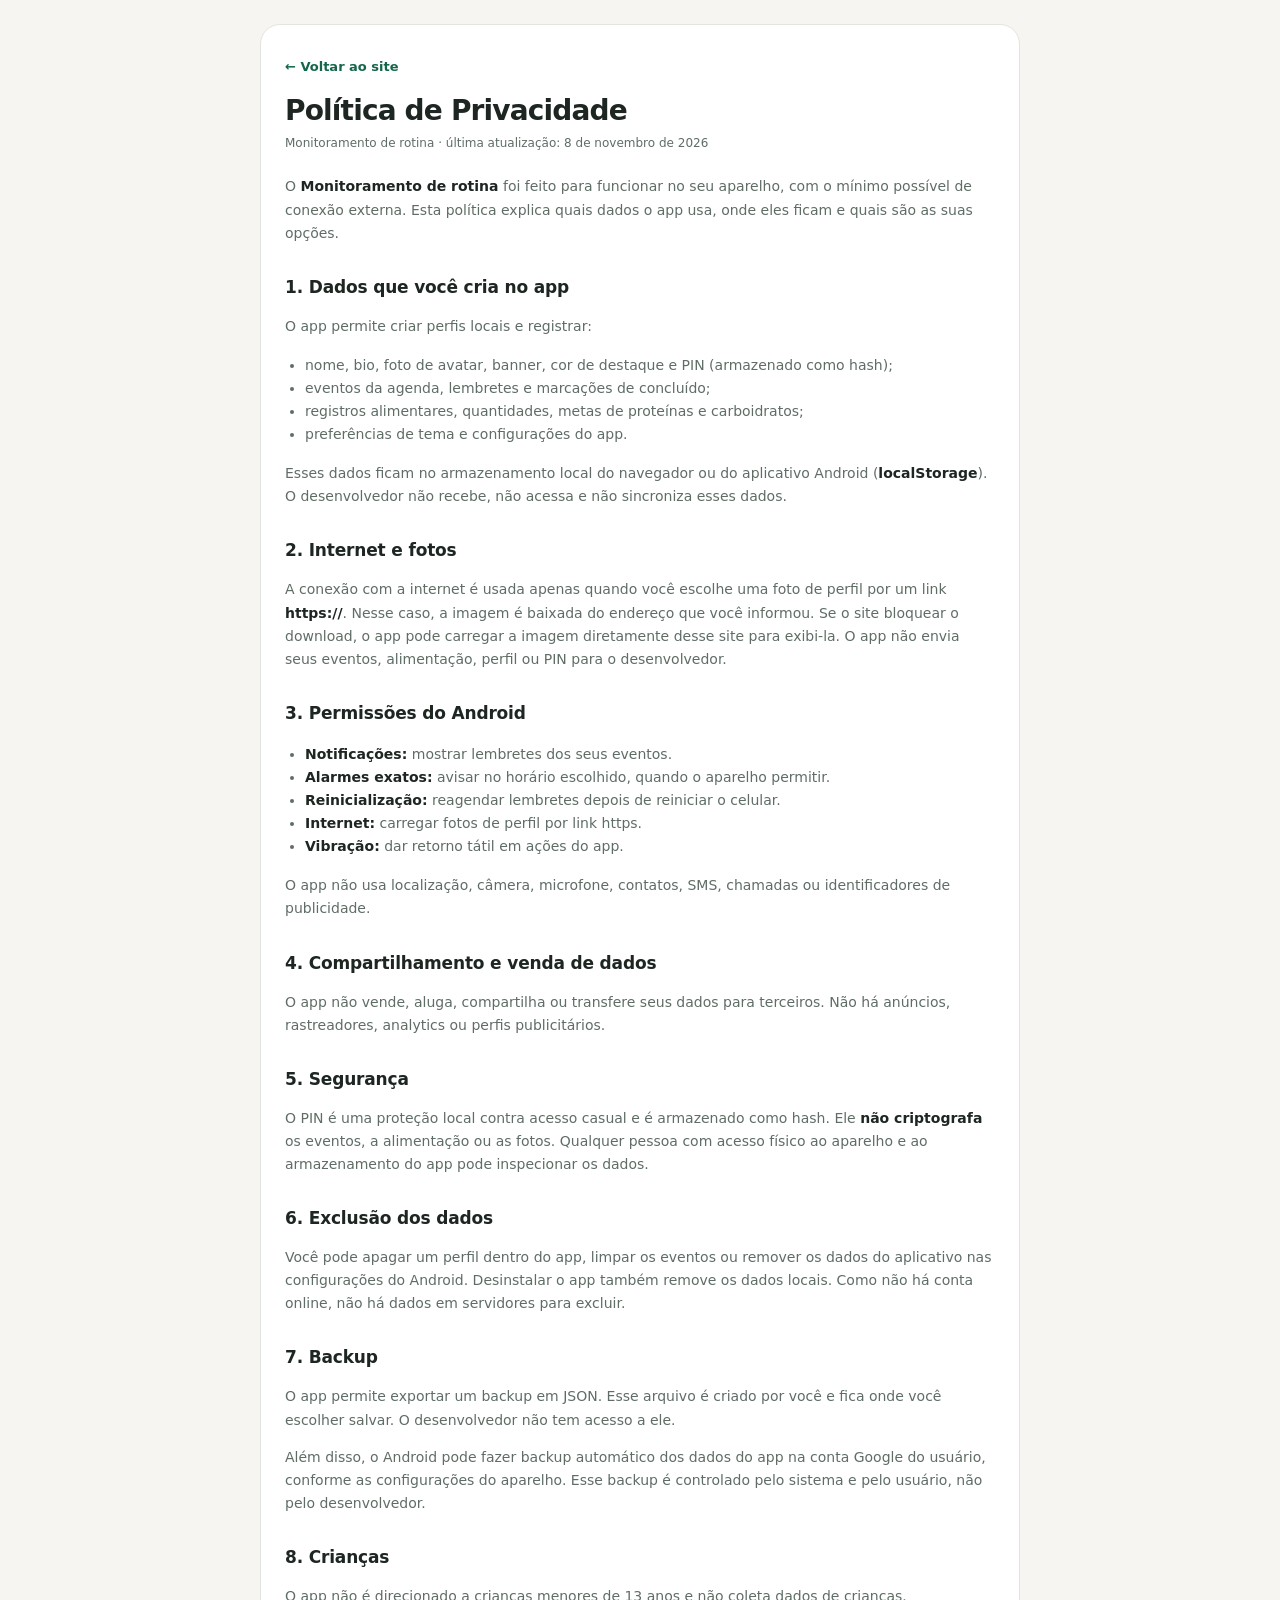
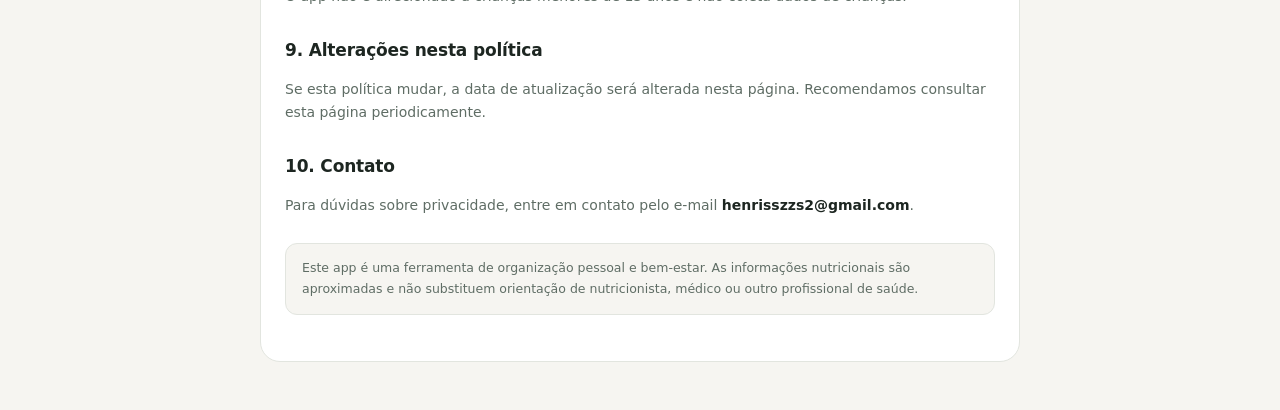
<file: privacidade.html>
<!DOCTYPE html>
<html lang="pt-BR">
<head>
  <meta charset="UTF-8">
  <meta name="viewport" content="width=device-width, initial-scale=1, viewport-fit=cover">
  <meta name="theme-color" content="#f6f5f1">
  <title>Política de Privacidade — Monitoramento de rotina</title>
  <style>
    :root {
      color-scheme: light dark;
      --bg: #f6f5f1;
      --surface: #ffffff;
      --text: #1d2621;
      --muted: #5f6d65;
      --line: #e2e5df;
      --accent: #14664b;
    }
    @media (prefers-color-scheme: dark) {
      :root {
        --bg: #0f1512;
        --surface: #171f1a;
        --text: #eef4f0;
        --muted: #a7b4ac;
        --line: #2a352e;
        --accent: #65dbaa;
      }
    }
    * { box-sizing: border-box; }
    body {
      margin: 0;
      padding: 24px 16px 48px;
      background: var(--bg);
      color: var(--text);
      font-family: system-ui, -apple-system, "Segoe UI", Roboto, sans-serif;
      line-height: 1.65;
    }
    main {
      width: min(760px, 100%);
      margin: 0 auto;
      padding: 28px 24px 34px;
      background: var(--surface);
      border: 1px solid var(--line);
      border-radius: 20px;
    }
    h1 { margin: 0 0 6px; font-size: 28px; line-height: 1.15; letter-spacing: -0.03em; }
    h2 { margin: 28px 0 8px; font-size: 17px; letter-spacing: -0.01em; }
    p, li { font-size: 14px; color: var(--muted); }
    strong { color: var(--text); }
    ul { padding-left: 20px; }
    a { color: var(--accent); }
    .updated { margin: 0 0 22px; font-size: 12px; color: var(--muted); }
    .back {
      display: inline-block;
      margin-bottom: 18px;
      color: var(--accent);
      font-size: 13px;
      font-weight: 650;
      text-decoration: none;
    }
    .note {
      margin-top: 26px;
      padding: 14px 16px;
      background: var(--bg);
      border: 1px solid var(--line);
      border-radius: 12px;
      font-size: 12.5px;
    }
  </style>
</head>
<body>
  <main>
    <a class="back" href="./">← Voltar ao site</a>
    <h1>Política de Privacidade</h1>
    <p class="updated">Monitoramento de rotina · última atualização: 8 de novembro de 2026</p>

    <p>O <strong>Monitoramento de rotina</strong> foi feito para funcionar no seu aparelho, com o mínimo possível de conexão externa. Esta política explica quais dados o app usa, onde eles ficam e quais são as suas opções.</p>

    <h2>1. Dados que você cria no app</h2>
    <p>O app permite criar perfis locais e registrar:</p>
    <ul>
      <li>nome, bio, foto de avatar, banner, cor de destaque e PIN (armazenado como hash);</li>
      <li>eventos da agenda, lembretes e marcações de concluído;</li>
      <li>registros alimentares, quantidades, metas de proteínas e carboidratos;</li>
      <li>preferências de tema e configurações do app.</li>
    </ul>
    <p>Esses dados ficam no armazenamento local do navegador ou do aplicativo Android (<strong>localStorage</strong>). O desenvolvedor não recebe, não acessa e não sincroniza esses dados.</p>

    <h2>2. Internet e fotos</h2>
    <p>A conexão com a internet é usada apenas quando você escolhe uma foto de perfil por um link <strong>https://</strong>. Nesse caso, a imagem é baixada do endereço que você informou. Se o site bloquear o download, o app pode carregar a imagem diretamente desse site para exibi-la. O app não envia seus eventos, alimentação, perfil ou PIN para o desenvolvedor.</p>

    <h2>3. Permissões do Android</h2>
    <ul>
      <li><strong>Notificações:</strong> mostrar lembretes dos seus eventos.</li>
      <li><strong>Alarmes exatos:</strong> avisar no horário escolhido, quando o aparelho permitir.</li>
      <li><strong>Reinicialização:</strong> reagendar lembretes depois de reiniciar o celular.</li>
      <li><strong>Internet:</strong> carregar fotos de perfil por link https.</li>
      <li><strong>Vibração:</strong> dar retorno tátil em ações do app.</li>
    </ul>
    <p>O app não usa localização, câmera, microfone, contatos, SMS, chamadas ou identificadores de publicidade.</p>

    <h2>4. Compartilhamento e venda de dados</h2>
    <p>O app não vende, aluga, compartilha ou transfere seus dados para terceiros. Não há anúncios, rastreadores, analytics ou perfis publicitários.</p>

    <h2>5. Segurança</h2>
    <p>O PIN é uma proteção local contra acesso casual e é armazenado como hash. Ele <strong>não criptografa</strong> os eventos, a alimentação ou as fotos. Qualquer pessoa com acesso físico ao aparelho e ao armazenamento do app pode inspecionar os dados.</p>

    <h2>6. Exclusão dos dados</h2>
    <p>Você pode apagar um perfil dentro do app, limpar os eventos ou remover os dados do aplicativo nas configurações do Android. Desinstalar o app também remove os dados locais. Como não há conta online, não há dados em servidores para excluir.</p>

    <h2>7. Backup</h2>
    <p>O app permite exportar um backup em JSON. Esse arquivo é criado por você e fica onde você escolher salvar. O desenvolvedor não tem acesso a ele.</p>
    <p>Além disso, o Android pode fazer backup automático dos dados do app na conta Google do usuário, conforme as configurações do aparelho. Esse backup é controlado pelo sistema e pelo usuário, não pelo desenvolvedor.</p>

    <h2>8. Crianças</h2>
    <p>O app não é direcionado a crianças menores de 13 anos e não coleta dados de crianças.</p>

    <h2>9. Alterações nesta política</h2>
    <p>Se esta política mudar, a data de atualização será alterada nesta página. Recomendamos consultar esta página periodicamente.</p>

    <h2>10. Contato</h2>
    <p>Para dúvidas sobre privacidade, entre em contato pelo e-mail <strong>henrisszzs2@gmail.com</strong>.</p>

    <p class="note">Este app é uma ferramenta de organização pessoal e bem-estar. As informações nutricionais são aproximadas e não substituem orientação de nutricionista, médico ou outro profissional de saúde.</p>
  </main>
</body>
</html>
</file>
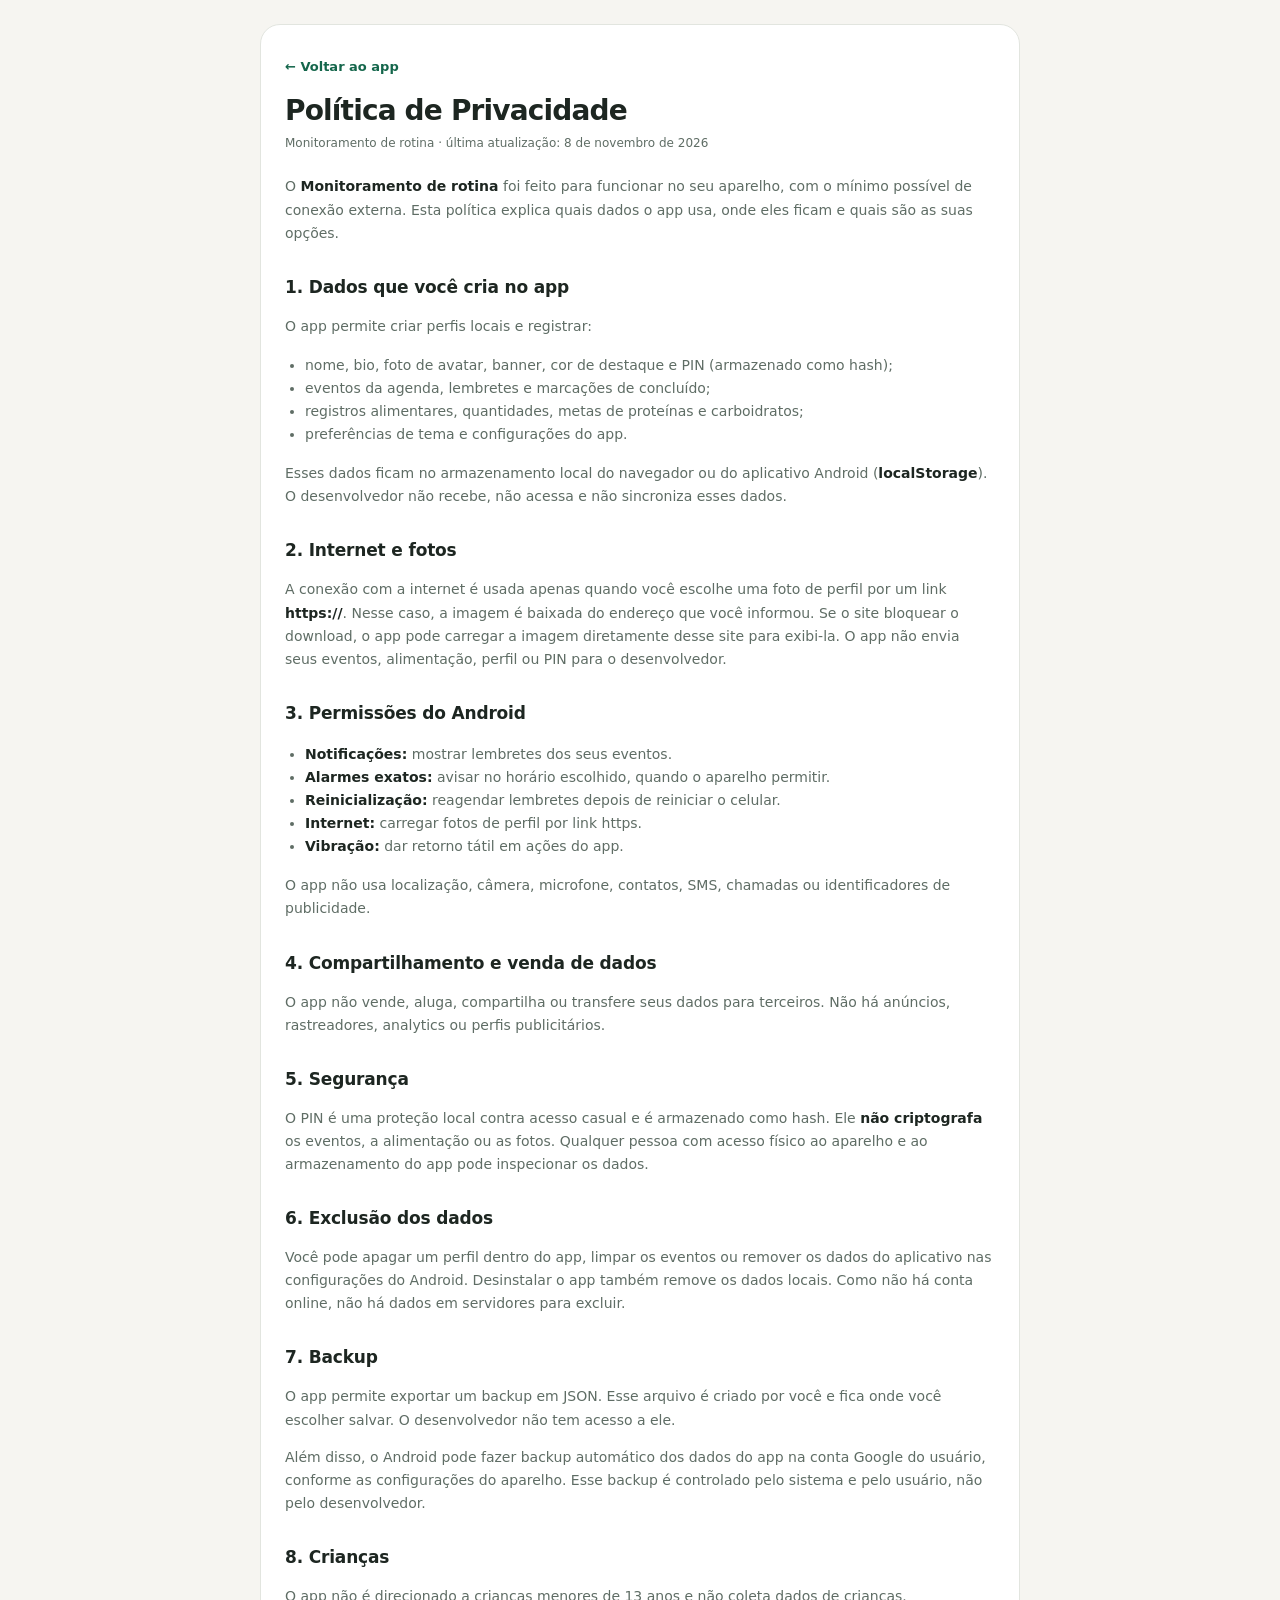
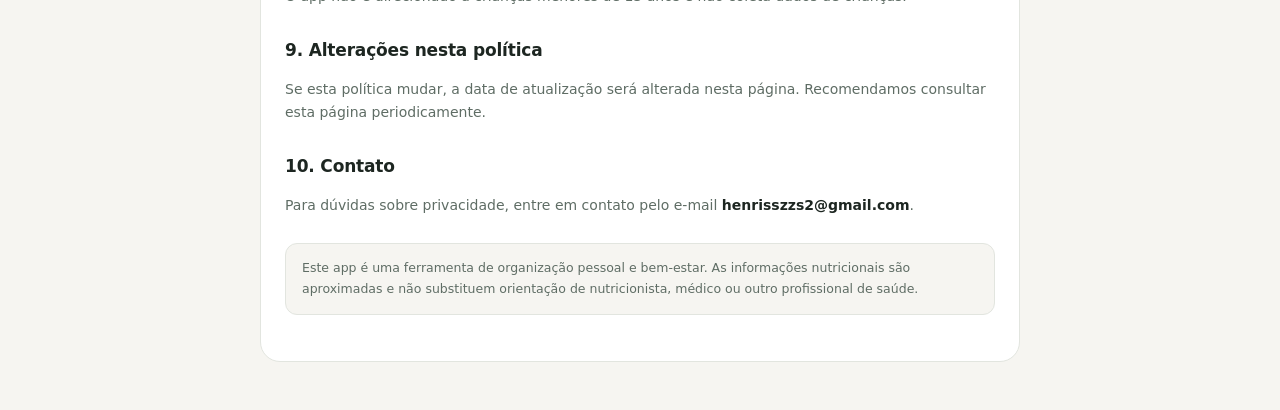
<file: app/privacidade.html>
<!DOCTYPE html>
<html lang="pt-BR">
<head>
  <meta charset="UTF-8">
  <meta name="viewport" content="width=device-width, initial-scale=1, viewport-fit=cover">
  <meta name="theme-color" content="#f6f5f1">
  <title>Política de Privacidade — Monitoramento de rotina</title>
  <style>
    :root {
      color-scheme: light dark;
      --bg: #f6f5f1;
      --surface: #ffffff;
      --text: #1d2621;
      --muted: #5f6d65;
      --line: #e2e5df;
      --accent: #14664b;
    }
    @media (prefers-color-scheme: dark) {
      :root {
        --bg: #0f1512;
        --surface: #171f1a;
        --text: #eef4f0;
        --muted: #a7b4ac;
        --line: #2a352e;
        --accent: #65dbaa;
      }
    }
    * { box-sizing: border-box; }
    body {
      margin: 0;
      padding: 24px 16px 48px;
      background: var(--bg);
      color: var(--text);
      font-family: system-ui, -apple-system, "Segoe UI", Roboto, sans-serif;
      line-height: 1.65;
    }
    main {
      width: min(760px, 100%);
      margin: 0 auto;
      padding: 28px 24px 34px;
      background: var(--surface);
      border: 1px solid var(--line);
      border-radius: 20px;
    }
    h1 { margin: 0 0 6px; font-size: 28px; line-height: 1.15; letter-spacing: -0.03em; }
    h2 { margin: 28px 0 8px; font-size: 17px; letter-spacing: -0.01em; }
    p, li { font-size: 14px; color: var(--muted); }
    strong { color: var(--text); }
    ul { padding-left: 20px; }
    a { color: var(--accent); }
    .updated { margin: 0 0 22px; font-size: 12px; color: var(--muted); }
    .back {
      display: inline-block;
      margin-bottom: 18px;
      color: var(--accent);
      font-size: 13px;
      font-weight: 650;
      text-decoration: none;
    }
    .note {
      margin-top: 26px;
      padding: 14px 16px;
      background: var(--bg);
      border: 1px solid var(--line);
      border-radius: 12px;
      font-size: 12.5px;
    }
  </style>
</head>
<body>
  <main>
    <a class="back" href="index.html">← Voltar ao app</a>
    <h1>Política de Privacidade</h1>
    <p class="updated">Monitoramento de rotina · última atualização: 8 de novembro de 2026</p>

    <p>O <strong>Monitoramento de rotina</strong> foi feito para funcionar no seu aparelho, com o mínimo possível de conexão externa. Esta política explica quais dados o app usa, onde eles ficam e quais são as suas opções.</p>

    <h2>1. Dados que você cria no app</h2>
    <p>O app permite criar perfis locais e registrar:</p>
    <ul>
      <li>nome, bio, foto de avatar, banner, cor de destaque e PIN (armazenado como hash);</li>
      <li>eventos da agenda, lembretes e marcações de concluído;</li>
      <li>registros alimentares, quantidades, metas de proteínas e carboidratos;</li>
      <li>preferências de tema e configurações do app.</li>
    </ul>
    <p>Esses dados ficam no armazenamento local do navegador ou do aplicativo Android (<strong>localStorage</strong>). O desenvolvedor não recebe, não acessa e não sincroniza esses dados.</p>

    <h2>2. Internet e fotos</h2>
    <p>A conexão com a internet é usada apenas quando você escolhe uma foto de perfil por um link <strong>https://</strong>. Nesse caso, a imagem é baixada do endereço que você informou. Se o site bloquear o download, o app pode carregar a imagem diretamente desse site para exibi-la. O app não envia seus eventos, alimentação, perfil ou PIN para o desenvolvedor.</p>

    <h2>3. Permissões do Android</h2>
    <ul>
      <li><strong>Notificações:</strong> mostrar lembretes dos seus eventos.</li>
      <li><strong>Alarmes exatos:</strong> avisar no horário escolhido, quando o aparelho permitir.</li>
      <li><strong>Reinicialização:</strong> reagendar lembretes depois de reiniciar o celular.</li>
      <li><strong>Internet:</strong> carregar fotos de perfil por link https.</li>
      <li><strong>Vibração:</strong> dar retorno tátil em ações do app.</li>
    </ul>
    <p>O app não usa localização, câmera, microfone, contatos, SMS, chamadas ou identificadores de publicidade.</p>

    <h2>4. Compartilhamento e venda de dados</h2>
    <p>O app não vende, aluga, compartilha ou transfere seus dados para terceiros. Não há anúncios, rastreadores, analytics ou perfis publicitários.</p>

    <h2>5. Segurança</h2>
    <p>O PIN é uma proteção local contra acesso casual e é armazenado como hash. Ele <strong>não criptografa</strong> os eventos, a alimentação ou as fotos. Qualquer pessoa com acesso físico ao aparelho e ao armazenamento do app pode inspecionar os dados.</p>

    <h2>6. Exclusão dos dados</h2>
    <p>Você pode apagar um perfil dentro do app, limpar os eventos ou remover os dados do aplicativo nas configurações do Android. Desinstalar o app também remove os dados locais. Como não há conta online, não há dados em servidores para excluir.</p>

    <h2>7. Backup</h2>
    <p>O app permite exportar um backup em JSON. Esse arquivo é criado por você e fica onde você escolher salvar. O desenvolvedor não tem acesso a ele.</p>
    <p>Além disso, o Android pode fazer backup automático dos dados do app na conta Google do usuário, conforme as configurações do aparelho. Esse backup é controlado pelo sistema e pelo usuário, não pelo desenvolvedor.</p>

    <h2>8. Crianças</h2>
    <p>O app não é direcionado a crianças menores de 13 anos e não coleta dados de crianças.</p>

    <h2>9. Alterações nesta política</h2>
    <p>Se esta política mudar, a data de atualização será alterada nesta página. Recomendamos consultar esta página periodicamente.</p>

    <h2>10. Contato</h2>
    <p>Para dúvidas sobre privacidade, entre em contato pelo e-mail <strong>henrisszzs2@gmail.com</strong>.</p>

    <p class="note">Este app é uma ferramenta de organização pessoal e bem-estar. As informações nutricionais são aproximadas e não substituem orientação de nutricionista, médico ou outro profissional de saúde.</p>
  </main>
</body>
</html>
</file>
<file: app/styles.css>
/*! Monitoramento de rotina — build minificado */
:root{color-scheme:light;--bg:#f6f5f1;--bg-soft:#efeee7;--desk:#e9e7df;--surface:#ffffff;--surface-2:#faf9f5;--elev:#fdfcf8;--text:#17211c;--muted:#5f6b64;--faint:#68736c;--line:#e6e3da;--line-strong:#d6d2c6;--accent:#14664b;--accent-strong:#0d4b37;--accent-soft:#e0efe7;--on-accent:#ffffff;--hero-bg:linear-gradient(135deg, #186c50 0%, #0b4633 100%);--hero-fg:#f8f5eb;--hero-muted:rgba(248, 245, 235, 0.72);--hero-line:rgba(248, 245, 235, 0.18);--danger:#c8493d;--danger-soft:#fbe9e6;--shadow-sm:0 1px 2px rgba(23, 33, 28, 0.04),0 6px 16px rgba(23, 33, 28, 0.045);--shadow-md:0 10px 30px rgba(23, 33, 28, 0.09);--shadow-lg:0 24px 60px rgba(15, 25, 20, 0.24);--backdrop:rgba(12, 20, 16, 0.44);--toast-bg:#17211c;--toast-fg:#f7f4ea;--toast-action:#8ff0c6;--font:"Inter","SF Pro Text",-apple-system,BlinkMacSystemFont,"Segoe UI",Roboto,"Helvetica Neue",Arial,sans-serif;--radius-lg:22px;--radius-md:16px;--tabbar-h:66px}:root[data-theme=dark]{color-scheme:dark;--bg:#0f1512;--bg-soft:#131b17;--desk:#090d0b;--surface:#17201b;--surface-2:#1b2520;--elev:#151e19;--text:#ecf2ee;--muted:#95a49c;--faint:#84938a;--line:#26332c;--line-strong:#35453c;--accent:#65dbaa;--accent-strong:#8ae9c4;--accent-soft:#1b3529;--on-accent:#07251b;--hero-bg:linear-gradient(135deg, #1d6b50 0%, #103e2e 100%);--hero-fg:#f2f8f4;--hero-muted:rgba(242, 248, 244, 0.7);--hero-line:rgba(242, 248, 244, 0.16);--danger:#ff8a7c;--danger-soft:#38201d;--shadow-sm:0 1px 2px rgba(0, 0, 0, 0.28),0 8px 20px rgba(0, 0, 0, 0.16);--shadow-md:0 12px 34px rgba(0, 0, 0, 0.3);--shadow-lg:0 28px 64px rgba(0, 0, 0, 0.5);--backdrop:rgba(3, 7, 5, 0.62);--toast-bg:#f1f6f2;--toast-fg:#12201a;--toast-action:#0d5a41}[data-cat=work]{--cat:#3350d9;--cat-soft:#e9eeff}[data-cat=personal]{--cat:#b53a6c;--cat-soft:#fbe8f0}[data-cat=health]{--cat:#157a50;--cat-soft:#e1f4ea}[data-cat=study]{--cat:#92630a;--cat-soft:#fbf0d9}[data-cat=other]{--cat:#6047c9;--cat-soft:#efebff}:root[data-theme=dark] [data-cat=work]{--cat:#8ea6ff;--cat-soft:#1d2542}:root[data-theme=dark] [data-cat=personal]{--cat:#ff9cc2;--cat-soft:#3a2030}:root[data-theme=dark] [data-cat=health]{--cat:#66dba8;--cat-soft:#163229}:root[data-theme=dark] [data-cat=study]{--cat:#f0bf6a;--cat-soft:#372b15}:root[data-theme=dark] [data-cat=other]{--cat:#b6a6ff;--cat-soft:#2a2445}*,::after,::before{box-sizing:border-box}html{-webkit-text-size-adjust:100%}body{margin:0;background:var(--bg);color:var(--text);font-family:var(--font);font-size:15px;line-height:1.45;-webkit-font-smoothing:antialiased;-moz-osx-font-smoothing:grayscale;-webkit-tap-highlight-color:transparent}body.sheet-open{overflow:hidden}h1,h2,h3,h4,p{margin:0}button,input,select,textarea{font-family:inherit}button{color:inherit}img{max-width:100%;display:block}[hidden]{display:none!important}.sprite{position:absolute;width:0;height:0;overflow:hidden}.icon{width:20px;height:20px;display:block;flex:none}.visually-hidden{position:absolute!important;width:1px;height:1px;margin:-1px;padding:0;overflow:hidden;clip:rect(0 0 0 0);white-space:nowrap;border:0}:focus-visible{outline:2px solid var(--accent);outline-offset:2px}::selection{background:var(--accent);color:var(--on-accent)}.app{width:100%;max-width:480px;margin:0 auto;min-height:100vh;min-height:100dvh;background:var(--bg);position:relative}.main{padding-bottom:calc(var(--tabbar-h) + 74px + env(safe-area-inset-bottom))}.view{display:none;animation:.28s both fade-in}.view.is-active{display:block}.topbar{position:sticky;top:0;z-index:30;display:flex;align-items:center;justify-content:space-between;gap:12px;padding:calc(12px + env(safe-area-inset-top)) 20px 10px;background:var(--bg);-webkit-backdrop-filter:blur(16px);backdrop-filter:blur(16px)}.brand{display:flex;align-items:center;gap:10px;min-width:0}.brand-mark{width:38px;height:38px;border-radius:12px;box-shadow:var(--shadow-sm);flex:none}.brand-text{min-width:0}.brand-text h1{font-size:13.5px;font-weight:800;letter-spacing:-.025em;line-height:1.08;max-width:106px;white-space:normal}.brand-text p{margin-top:3px;font-size:11px;color:var(--muted);font-weight:500;white-space:nowrap;overflow:hidden;text-overflow:ellipsis}.topbar-actions{display:flex;align-items:center;gap:7px;flex:none}.pill{border:1px solid var(--line);background:var(--surface);color:var(--text);font-size:11.5px;font-weight:650;padding:7px 12px;border-radius:999px;cursor:pointer;box-shadow:var(--shadow-sm);transition:transform .15s,border-color .15s}.pill:active{transform:scale(.96)}.icon-btn{width:36px;height:36px;border-radius:50%;display:grid;place-items:center;background:var(--surface);border:1px solid var(--line);color:var(--muted);cursor:pointer;flex:none;transition:color .15s,border-color .15s,transform .15s}.icon-btn:active{transform:scale(.94)}.icon-btn:hover{color:var(--accent);border-color:var(--line-strong)}.icon-btn .icon{width:18px;height:18px}.weeknav{display:flex;align-items:center;gap:2px;padding:2px 14px 8px}.week{flex:1;display:grid;grid-template-columns:repeat(7,minmax(0,1fr));gap:2px}.arrow{width:28px;height:36px;flex:none;display:grid;place-items:center;border:0;border-radius:9px;background:0 0;color:var(--faint);cursor:pointer;transition:color .15s,background .15s}.arrow:hover{color:var(--text);background:var(--bg-soft)}.arrow .icon{width:18px;height:18px}.daychip{position:relative;display:flex;flex-direction:column;align-items:center;gap:3px;min-width:0;padding:5px 0 4px;border:0;border-radius:13px;background:0 0;color:var(--muted);cursor:pointer;transition:background .18s,color .18s}.daychip:hover{background:var(--bg-soft)}.daychip .dow{font-size:9.5px;font-weight:650;letter-spacing:.06em;text-transform:uppercase}.daychip .num{width:32px;height:32px;display:grid;place-items:center;border-radius:50%;font-size:14.5px;font-weight:600;font-variant-numeric:tabular-nums;transition:background .18s,color .18s}.daychip.is-today .num{color:var(--accent);font-weight:800}.daychip.is-today:not(.is-selected) .num{background:var(--accent-soft)}.daychip .dot{width:4px;height:4px;border-radius:50%;background:var(--accent);opacity:0;transition:opacity .18s}.daychip.has-events .dot{opacity:1}.daychip.is-selected{background:var(--accent);color:var(--on-accent)}.daychip.is-selected .num{color:var(--on-accent)}.daychip.is-selected .dot{background:var(--on-accent)}.date-head{display:flex;align-items:flex-end;justify-content:space-between;gap:12px;padding:2px 20px 16px}.eyebrow{font-size:10px;font-weight:750;letter-spacing:.13em;text-transform:uppercase;color:var(--faint);margin-bottom:4px}.date-title{font-size:29px;font-weight:800;letter-spacing:-.035em;line-height:1.1}.ghost-icon{width:38px;height:38px;border:1px solid var(--line);border-radius:12px;background:var(--surface);color:var(--muted);display:grid;place-items:center;cursor:pointer;box-shadow:var(--shadow-sm);flex:none;transition:color .15s,border-color .15s,transform .15s}.ghost-icon:active{transform:scale(.94)}.ghost-icon:hover{color:var(--accent);border-color:var(--line-strong)}.ghost-icon .icon{width:19px;height:19px}#hero{margin:0 20px 18px}#hero:empty{display:none}.hero{position:relative;overflow:hidden;border-radius:24px;padding:18px 18px 16px;background:var(--hero-bg);color:var(--hero-fg);box-shadow:0 14px 32px rgba(13,59,44,.2);isolation:isolate}.hero::after{content:"";position:absolute;z-index:-1;width:210px;height:210px;right:-74px;top:-110px;border-radius:50%;background:radial-gradient(circle,rgba(255,255,255,.16),transparent 68%)}.hero.is-clickable{cursor:pointer;transition:transform .15s}.hero.is-clickable:active{transform:scale(.99)}.hero-top{display:flex;align-items:center;justify-content:space-between;gap:10px}.hero-label{display:inline-flex;align-items:center;gap:6px;font-size:10px;font-weight:750;letter-spacing:.14em;text-transform:uppercase;color:var(--hero-muted)}.hero-label .pulse{width:6px;height:6px;border-radius:50%;background:#8ff0c6;box-shadow:0 0 0 0 rgba(143,240,198,.6);animation:2s infinite pulse}.hero-chip{font-size:10.5px;font-weight:650;padding:4px 9px;border-radius:999px;background:rgba(255,255,255,.12);color:var(--hero-fg);white-space:nowrap;font-variant-numeric:tabular-nums}.hero-title{font-size:19px;font-weight:750;letter-spacing:-.02em;line-height:1.28;margin:10px 0 7px;overflow-wrap:anywhere}.hero-meta{display:flex;flex-wrap:wrap;align-items:center;gap:6px 14px;font-size:11.5px;color:var(--hero-muted);font-weight:500}.hero-meta span{display:inline-flex;align-items:center;gap:5px;min-width:0}.hero-meta .icon{width:13px;height:13px}.hero-meta em{font-style:normal;overflow:hidden;text-overflow:ellipsis;white-space:nowrap;max-width:220px}.hero-progress{margin-top:14px;height:3px;border-radius:99px;background:var(--hero-line);overflow:hidden}.hero-progress span{display:block;height:100%;border-radius:inherit;background:#8ff0c6}.hero-empty{display:flex;align-items:center;gap:14px}.hero-empty-text{flex:1;min-width:0}.hero-empty .hero-title{margin:0 0 4px;font-size:18px;color:var(--hero-fg)}.hero-empty p{font-size:11.5px;color:var(--hero-muted);line-height:1.4}.hero-add{flex:none;border:1px solid rgba(255,255,255,.28);background:rgba(255,255,255,.1);color:var(--hero-fg);font-size:11.5px;font-weight:650;padding:9px 13px;border-radius:999px;cursor:pointer;transition:background .15s}.hero-add:hover{background:rgba(255,255,255,.2)}.demo-banner{display:flex;align-items:center;gap:8px;margin:0 20px 16px;padding:10px 12px;border:1px dashed var(--line-strong);border-radius:13px;background:var(--surface-2);color:var(--muted);font-size:11.5px}.demo-banner .icon{width:15px;height:15px;color:var(--accent)}.demo-banner p{flex:1;min-width:0}.demo-banner button{border:0;background:0 0;color:var(--accent);font-size:11.5px;font-weight:700;padding:0;cursor:pointer;text-decoration:underline;text-underline-offset:2px;flex:none}.list-head{display:flex;align-items:center;justify-content:space-between;gap:10px;padding:0 20px 10px}.list-head h3{font-size:12px;font-weight:750;letter-spacing:.09em;text-transform:uppercase;color:var(--muted)}.count-pill{display:inline-flex;align-items:center;font-size:11px;font-weight:650;color:var(--muted);background:var(--surface);border:1px solid var(--line);padding:4px 9px;border-radius:999px;white-space:nowrap;font-variant-numeric:tabular-nums}.events{padding:0 20px}.event{display:grid;grid-template-columns:50px minmax(0,1fr);gap:8px;margin-bottom:10px;animation:.36s cubic-bezier(.22,.8,.36,1) both rise-in;animation-delay:calc(var(--i, 0) * 45ms)}.event-time{padding-top:14px;text-align:right;font-variant-numeric:tabular-nums}.event-time b{display:block;font-size:12.5px;font-weight:700;color:var(--muted);letter-spacing:-.01em}.event-time span{display:block;margin-top:2px;font-size:10px;font-weight:500;color:var(--faint)}.card{position:relative;min-width:0;padding:13px 14px 12px 18px;border:1px solid var(--line);border-radius:18px;background:var(--surface);box-shadow:var(--shadow-sm);cursor:pointer;overflow:hidden;transition:border-color .18s,box-shadow .18s,transform .15s,opacity .2s}.card::before{content:"";position:absolute;inset:0 auto 0 0;width:4px;background:var(--cat,var(--accent))}.card:hover{border-color:var(--line-strong)}.card:active{transform:scale(.988)}.event.is-done .card{opacity:.55}.event.is-done .ev-title{text-decoration:line-through;text-decoration-thickness:1.5px}.event.is-now .card{border-color:var(--cat,var(--accent));box-shadow:0 0 0 3px var(--cat-soft,var(--accent-soft)),var(--shadow-sm)}.ev-top{display:flex;align-items:flex-start;gap:8px}.ev-title{flex:1;min-width:0;font-size:14.5px;font-weight:650;line-height:1.32;letter-spacing:-.012em;color:var(--text);overflow-wrap:anywhere}.done-btn{flex:none;width:25px;height:25px;margin:-1px -2px 0 0;padding:0;border:1.5px solid var(--line-strong);border-radius:50%;background:0 0;color:transparent;display:grid;place-items:center;cursor:pointer;transition:background .18s,border-color .18s,color .18s,transform .15s}.done-btn .icon{width:13px;height:13px}.done-btn:hover{border-color:var(--accent);color:var(--accent)}.done-btn:active{transform:scale(.9)}.event.is-done .done-btn{background:var(--accent);border-color:var(--accent);color:var(--on-accent)}.ev-now{display:inline-flex;align-items:center;gap:4px;margin-left:6px;padding:2px 6px;border-radius:6px;background:var(--cat-soft,var(--accent-soft));color:var(--cat,var(--accent));font-size:8.5px;font-weight:800;letter-spacing:.08em;text-transform:uppercase;vertical-align:1px;white-space:nowrap}.ev-now::before{content:"";width:4px;height:4px;border-radius:50%;background:currentColor}.ev-meta{display:flex;flex-wrap:wrap;align-items:center;gap:6px 9px;margin-top:8px;font-size:11px;color:var(--muted)}.cat-chip{display:inline-flex;align-items:center;gap:5px;padding:3px 7px;border-radius:7px;background:var(--cat-soft,var(--accent-soft));color:var(--cat,var(--accent));font-size:10px;font-weight:700;letter-spacing:.01em;white-space:nowrap}.cat-chip::before{content:"";width:5px;height:5px;border-radius:50%;background:currentColor}.ev-loc,.ev-reminder{display:inline-flex;align-items:center;gap:4px;min-width:0;font-size:10.5px;color:var(--muted)}.ev-loc .icon,.ev-reminder .icon{width:12px;height:12px;color:var(--faint)}.ev-loc span{overflow:hidden;text-overflow:ellipsis;white-space:nowrap;max-width:190px}.ev-notes{margin-top:6px;font-size:11px;color:var(--faint);white-space:nowrap;overflow:hidden;text-overflow:ellipsis}.now-marker{grid-column:1/-1;display:flex;align-items:center;gap:8px;margin:1px 0 12px;color:var(--danger);font-size:9.5px;font-weight:800;letter-spacing:.1em;text-transform:uppercase}.now-marker::before{content:"";width:7px;height:7px;border-radius:50%;background:currentColor;box-shadow:0 0 0 3px var(--danger-soft);flex:none}.now-marker span{flex:none;font-variant-numeric:tabular-nums}.now-marker::after{content:"";flex:1;height:1px;background:currentColor;opacity:.32}.empty{padding:30px 22px 26px;text-align:center;border:1px dashed var(--line-strong);border-radius:var(--radius-lg);background:var(--surface-2);animation:.3s both fade-in}.empty-art{width:58px;height:58px;margin:0 auto 14px;border-radius:50%;display:grid;place-items:center;background:var(--accent-soft);color:var(--accent)}.empty-art .icon{width:26px;height:26px}.empty h4{font-size:16px;font-weight:750;letter-spacing:-.02em}.empty p{margin:6px auto 16px;max-width:250px;font-size:12.5px;color:var(--muted);line-height:1.5}.btn{display:inline-flex;align-items:center;justify-content:center;gap:7px;border:1px solid var(--line);background:var(--surface-2);color:var(--text);border-radius:11px;padding:9px 14px;font-size:12px;font-weight:650;cursor:pointer;transition:background .15s,border-color .15s,transform .15s,opacity .15s}.btn .icon{width:16px;height:16px}.btn:active{transform:scale(.97)}.btn.primary{background:var(--accent);border-color:var(--accent);color:var(--on-accent);padding:13px 18px;font-size:13.5px;box-shadow:0 8px 20px rgba(20,102,75,.22)}:root[data-theme=dark] .btn.primary{box-shadow:none}.btn.primary:hover{background:var(--accent-strong);border-color:var(--accent-strong)}.btn.soft{background:var(--accent-soft);color:var(--accent);border-color:transparent}.btn.small{padding:6px 10px;font-size:11px;border-radius:9px;flex:none}.btn.danger{color:var(--danger);border-color:var(--danger-soft);background:var(--danger-soft)}.btn.danger:hover{border-color:var(--danger)}.section-head{display:flex;align-items:flex-end;justify-content:space-between;gap:12px;padding:4px 20px 16px}.view-title{font-size:28px;font-weight:800;letter-spacing:-.035em;line-height:1.1}.search{position:relative;margin:0 20px 20px}.search .icon{position:absolute;left:14px;top:50%;transform:translateY(-50%);width:17px;height:17px;color:var(--faint);pointer-events:none}.search input{width:100%;padding:12px 14px 12px 41px;border:1px solid var(--line);border-radius:14px;background:var(--surface);color:var(--text);font-size:16px;outline:0;box-shadow:var(--shadow-sm);transition:border-color .15s,box-shadow .15s}.search input::placeholder{color:var(--faint)}.search input:focus{border-color:var(--accent);box-shadow:0 0 0 3px var(--accent-soft)}.search input::-webkit-search-cancel-button{-webkit-appearance:none}.upcoming-list{padding:0 20px}.up-group{margin-bottom:22px}.up-group-head{display:flex;align-items:baseline;justify-content:space-between;gap:10px;padding:0 2px 8px}.up-group-head h3{font-size:11.5px;font-weight:750;letter-spacing:.08em;text-transform:uppercase;color:var(--muted)}.up-group-head h3.is-today{color:var(--accent)}.up-group-head span{font-size:10.5px;color:var(--faint);font-weight:500}.up-item{display:flex;align-items:center;gap:12px;width:100%;margin-bottom:8px;padding:11px 14px;border:1px solid var(--line);border-radius:15px;background:var(--surface);color:var(--text);text-align:left;cursor:pointer;box-shadow:var(--shadow-sm);transition:border-color .15s,transform .15s,opacity .2s;animation:.3s both rise-in}.up-item:hover{border-color:var(--line-strong)}.up-item:active{transform:scale(.99)}.up-item.is-done{opacity:.55}.up-item.is-done .up-title{text-decoration:line-through}.up-time{flex:none;width:44px;text-align:center;font-size:13.5px;font-weight:750;letter-spacing:-.02em;font-variant-numeric:tabular-nums}.up-time small{display:block;margin-top:1px;font-size:9px;font-weight:500;color:var(--faint);letter-spacing:.01em}.up-main{flex:1;min-width:0}.up-title{font-size:13.5px;font-weight:650;letter-spacing:-.01em;white-space:nowrap;overflow:hidden;text-overflow:ellipsis}.up-meta{display:flex;align-items:center;gap:5px;margin-top:2px;font-size:10.5px;color:var(--muted);white-space:nowrap;overflow:hidden;text-overflow:ellipsis}.up-meta .dot{width:5px;height:5px;border-radius:50%;background:var(--cat,var(--accent));flex:none}.up-meta .sep{opacity:.5}.up-cat{width:8px;height:8px;border-radius:50%;background:var(--cat,var(--accent));flex:none}.up-empty{padding:34px 22px;text-align:center;border:1px dashed var(--line-strong);border-radius:var(--radius-lg);background:var(--surface-2)}.up-empty h4{font-size:15.5px;font-weight:700}.up-empty p{margin:6px auto 0;max-width:260px;font-size:12.5px;color:var(--muted);line-height:1.5}.settings-group{margin:0 20px 14px;background:var(--surface);border:1px solid var(--line);border-radius:18px;overflow:hidden;box-shadow:var(--shadow-sm)}.setting-row{display:flex;align-items:center;gap:12px;width:100%;padding:13px 15px;background:0 0;border:0;border-bottom:1px solid var(--line);color:var(--text);text-align:left;font:inherit}.setting-row:last-child{border-bottom:0}.setting-row.static{padding-bottom:8px}.setting-row.as-button{cursor:pointer;transition:background .15s}.setting-row.as-button:hover{background:var(--surface-2)}.setting-icon{width:34px;height:34px;flex:none;border-radius:10px;display:grid;place-items:center;background:var(--accent-soft);color:var(--accent)}.setting-icon .icon{width:17px;height:17px}.setting-icon.danger{background:var(--danger-soft);color:var(--danger)}.setting-text{flex:1;min-width:0}.setting-text b{display:block;font-size:13px;font-weight:650;letter-spacing:-.01em}.setting-text span{display:block;margin-top:2px;font-size:11px;color:var(--muted);line-height:1.4}.setting-row .chevron{width:16px;height:16px;color:var(--faint);flex:none}.segmented{display:grid;grid-template-columns:repeat(3,1fr);gap:4px;margin:2px 12px 13px;padding:4px;border-radius:11px;background:var(--bg-soft)}.segmented button{padding:7px 4px;border:0;border-radius:8px;background:0 0;color:var(--muted);font-size:11.5px;font-weight:600;cursor:pointer;transition:background .15s,color .15s,box-shadow .15s}.segmented button.is-active{background:var(--surface);color:var(--text);box-shadow:var(--shadow-sm)}.settings-note{margin:6px 26px 0;text-align:center;font-size:11px;line-height:1.55;color:var(--faint)}.app-footer{margin:20px 0 4px;text-align:center;font-size:10.5px;letter-spacing:.05em;color:var(--faint)}.fab{position:fixed;z-index:45;right:max(20px,calc(50vw - 240px + 20px));bottom:calc(var(--tabbar-h) + 16px + env(safe-area-inset-bottom));width:56px;height:56px;border:0;border-radius:50%;display:grid;place-items:center;background:var(--accent);color:var(--on-accent);box-shadow:0 10px 26px rgba(20,102,75,.34);cursor:pointer;transition:transform .2s cubic-bezier(.32, .72, 0, 1),opacity .18s}:root[data-theme=dark] .fab{box-shadow:0 8px 24px rgba(0,0,0,.4)}.fab .icon{width:25px;height:25px}.fab:hover{transform:translateY(-1px) scale(1.03)}.fab:active{transform:scale(.93)}.fab.is-hidden,body.sheet-open .fab{opacity:0;transform:scale(.6);pointer-events:none}.tabbar{position:fixed;z-index:50;left:50%;bottom:0;transform:translateX(-50%);width:100%;max-width:480px;display:grid;grid-template-columns:repeat(4,1fr);gap:2px;padding:7px 12px calc(7px + env(safe-area-inset-bottom));background:var(--bg);-webkit-backdrop-filter:blur(18px);backdrop-filter:blur(18px);border-top:1px solid var(--line)}.tab{display:flex;flex-direction:column;align-items:center;gap:3px;padding:4px 0 2px;border:0;border-radius:10px;background:0 0;color:var(--faint);font-size:9.5px;font-weight:600;letter-spacing:.01em;cursor:pointer;transition:color .15s}.tab .icon{width:21px;height:21px}.tab:hover{color:var(--muted)}.tab.is-active{color:var(--accent)}.tab.is-active span{font-weight:750}.sheet-backdrop{position:fixed;inset:0;z-index:70;background:var(--backdrop);-webkit-backdrop-filter:blur(3px);backdrop-filter:blur(3px);opacity:0;visibility:hidden;transition:opacity .25s,visibility .25s}.sheet-backdrop.is-open{opacity:1;visibility:visible}.sheet{position:fixed;z-index:80;left:50%;bottom:0;width:min(480px,100%);max-height:92vh;max-height:92dvh;overflow-y:auto;overscroll-behavior:contain;background:var(--elev);border-radius:26px 26px 0 0;padding:0 20px;box-shadow:var(--shadow-lg);transform:translate(-50%,102%);visibility:hidden;transition:transform .4s cubic-bezier(.32, .72, 0, 1),visibility .4s}.sheet.is-open{transform:translate(-50%,0);visibility:visible}.sheet-grab{width:38px;height:4px;margin:10px auto 8px;border-radius:99px;background:var(--line-strong)}.sheet-head{display:flex;align-items:flex-start;justify-content:space-between;gap:12px;padding:4px 0 16px}.sheet-head h2{font-size:22px;font-weight:800;letter-spacing:-.03em;line-height:1.1}.sheet-head .eyebrow{margin-bottom:3px}.field{display:block;margin-bottom:14px;min-width:0;border:0;padding:0;margin-left:0;margin-right:0}.field legend,.field>span{display:block;margin-bottom:6px;padding:0;font-size:10.5px;font-weight:750;letter-spacing:.08em;text-transform:uppercase;color:var(--muted)}.field em{font-style:normal;font-weight:500;letter-spacing:0;text-transform:none;color:var(--faint);margin-left:3px}.field input,.field select,.field textarea{width:100%;min-width:0;padding:11px 12px;border:1px solid var(--line);border-radius:12px;background:var(--surface);color:var(--text);font-size:16px;line-height:1.3;outline:0;transition:border-color .15s,box-shadow .15s;-webkit-appearance:none;appearance:none}.field input::placeholder,.field textarea::placeholder{color:var(--faint)}.field input:focus,.field select:focus,.field textarea:focus{border-color:var(--accent);box-shadow:0 0 0 3px var(--accent-soft)}.field input[type=date],.field input[type=time]{min-height:43px}.field input[type=date]::-webkit-calendar-picker-indicator,.field input[type=time]::-webkit-calendar-picker-indicator{opacity:.55;cursor:pointer}.field select{background-image:url("data:image/svg+xml,%3Csvg xmlns='http://www.w3.org/2000/svg' width='16' height='16' viewBox='0 0 24 24' fill='none' stroke='%2398a39c' stroke-width='2' stroke-linecap='round' stroke-linejoin='round'%3E%3Cpath d='M6 9l6 6 6-6'/%3E%3C/svg%3E");background-repeat:no-repeat;background-position:right 11px center;padding-right:34px}.field textarea{resize:vertical;min-height:62px;max-height:140px}.input-wrap{position:relative}.input-wrap .icon{position:absolute;left:12px;top:50%;transform:translateY(-50%);width:16px;height:16px;color:var(--faint);pointer-events:none}.input-wrap input{padding-left:36px}.field-row{display:grid;grid-template-columns:1fr 1fr;gap:12px}.field-row .field{margin-bottom:14px}.cat-picker{display:flex;gap:6px;overflow-x:auto;padding:1px 1px 3px;scrollbar-width:none}.cat-picker::-webkit-scrollbar{display:none}.cat-option{flex:none;display:inline-flex;align-items:center;gap:6px;padding:7px 10px;border:1px solid var(--line);border-radius:10px;background:var(--surface);color:var(--muted);font-size:11.5px;font-weight:600;cursor:pointer;transition:border-color .15s,background .15s,color .15s}.cat-option::before{content:"";width:7px;height:7px;border-radius:50%;background:var(--cat);flex:none}.cat-option.is-active{border-color:var(--cat);background:var(--cat-soft);color:var(--cat)}.form-error{margin:0 0 14px;padding:10px 12px;border-radius:10px;background:var(--danger-soft);color:var(--danger);font-size:12px;line-height:1.4}.sheet-actions{position:sticky;z-index:3;bottom:0;display:flex;align-items:center;gap:10px;margin:6px -20px 0;padding:10px 20px calc(14px + env(safe-area-inset-bottom));border-top:1px solid var(--line);background:var(--elev)}.sheet-actions .btn.primary{flex:1}.btn.danger-ghost{background:0 0;border-color:transparent;color:var(--danger);padding:12px 10px;font-size:12.5px}.btn.danger-ghost:hover{background:var(--danger-soft)}.btn.danger-ghost.is-confirming{background:var(--danger);border-color:var(--danger);color:#fff}.toast{position:fixed;z-index:100;left:50%;bottom:calc(var(--tabbar-h) + 88px + env(safe-area-inset-bottom));width:max-content;max-width:calc(100vw - 32px);display:flex;align-items:center;gap:14px;padding:11px 14px;border-radius:12px;background:var(--toast-bg);color:var(--toast-fg);box-shadow:var(--shadow-lg);font-size:12.5px;font-weight:500;line-height:1.4;opacity:0;visibility:hidden;pointer-events:none;transform:translate(-50%,12px);transition:opacity .22s,transform .22s,visibility .22s}.toast.is-visible{opacity:1;visibility:visible;pointer-events:auto;transform:translate(-50%,0)}.toast button{flex:none;border:0;background:0 0;color:var(--toast-action);font-size:12.5px;font-weight:750;padding:0;cursor:pointer;text-decoration:underline;text-underline-offset:2px}@keyframes fade-in{from{opacity:0}to{opacity:1}}@keyframes rise-in{from{opacity:0;transform:translateY(7px)}to{opacity:1;transform:translateY(0)}}@keyframes pulse{0%{box-shadow:0 0 0 0 rgba(143,240,198,.55)}70%{box-shadow:0 0 0 6px rgba(143,240,198,0)}100%{box-shadow:0 0 0 0 rgba(143,240,198,0)}}@media (min-width:560px){body{background:var(--desk)}.app{border-left:1px solid var(--line);border-right:1px solid var(--line);box-shadow:0 0 70px rgba(0,0,0,.08)}.tabbar{border-left:1px solid var(--line);border-right:1px solid var(--line);border-radius:0}}@media (max-width:360px){.date-head,.section-head,.topbar{padding-left:16px;padding-right:16px}#hero,.demo-banner,.search,.settings-group{margin-left:16px;margin-right:16px}.events,.list-head,.upcoming-list{padding-left:16px;padding-right:16px}.date-title{font-size:26px}.event{grid-template-columns:44px minmax(0,1fr)}.hero-title{font-size:17.5px}.segmented{margin-left:10px;margin-right:10px}}@media (max-width:380px){.hero-empty{flex-direction:column;align-items:stretch;gap:12px}.hero-empty .hero-add{align-self:flex-start}}@media (prefers-reduced-motion:reduce){*,::after,::before{animation-duration:0s!important;animation-delay:0s!important;animation-iteration-count:1!important;transition-duration:0s!important;transition-delay:0s!important;scroll-behavior:auto!important}}.events.no-anim .event,.upcoming-list.no-anim .up-item{animation:none}.toggle-row{display:flex;align-items:center;justify-content:space-between;gap:12px;margin-bottom:14px;padding:11px 12px;border:1px solid var(--line);border-radius:12px;background:var(--surface);cursor:pointer}.toggle-text{flex:1;min-width:0}.toggle-text b{display:block;font-size:12.5px;font-weight:650}.toggle-text em{display:block;margin-top:2px;font-style:normal;font-size:10.5px;color:var(--muted);line-height:1.35}.switch{-webkit-appearance:none;appearance:none;width:44px;height:26px;flex:none;border:0;border-radius:999px;background:var(--line-strong);position:relative;cursor:pointer;transition:background .18s;margin:0}.switch::after{content:"";position:absolute;top:3px;left:3px;width:20px;height:20px;border-radius:50%;background:#fff;box-shadow:0 1px 3px rgba(0,0,0,.25);transition:transform .18s cubic-bezier(.32, .72, 0, 1)}.switch:checked{background:var(--accent)}.switch:checked::after{transform:translateX(18px)}.switch:disabled{opacity:.5;cursor:not-allowed}.form-hint{margin:-2px 0 12px;padding:9px 11px;border-radius:9px;background:var(--danger-soft);color:var(--danger);font-size:11px;line-height:1.4}.ev-cont{display:inline-flex;align-items:center;font-size:9px;font-weight:700;letter-spacing:.03em;text-transform:uppercase;color:var(--faint);background:var(--bg-soft);padding:2px 6px;border-radius:5px}.event-time .all-day-label{font-size:11px;font-weight:700;color:var(--muted);letter-spacing:.03em;text-transform:uppercase}.event-time .all-day-sub{font-size:9px;color:var(--faint);font-weight:500;text-transform:none;letter-spacing:0}.setting-subnote{font-size:9.5px!important;color:var(--faint)!important;margin-top:1px!important}.field input:disabled,.field select:disabled,.field textarea:disabled,.input-wrap input:disabled{opacity:.55;cursor:not-allowed;background:var(--surface-2)}.cat-option:disabled{opacity:.5;cursor:not-allowed}.toggle-row:has(input:disabled){opacity:.7}.sheet-actions::before{content:"";position:absolute;top:-18px;left:0;right:0;height:18px;background:linear-gradient(to top,var(--elev),transparent);pointer-events:none}.sheet{scrollbar-width:thin;scrollbar-color:var(--line-strong) transparent}.sheet::-webkit-scrollbar{width:8px}.sheet::-webkit-scrollbar-track{background:0 0}.sheet::-webkit-scrollbar-thumb{background:var(--line-strong);border-radius:999px}body.booting .app,body.booting .fab,body.booting .tabbar{visibility:hidden}body.auth-open{overflow:hidden}body.auth-open .app{visibility:hidden}body.auth-open .toast{display:none}.profile-chip{width:34px;height:34px;flex:none;display:grid;place-items:center;border:1px solid var(--line);border-radius:50%;background:var(--accent-soft);color:var(--accent);font-size:16px;line-height:1;cursor:pointer;box-shadow:var(--shadow-sm);transition:transform .15s,border-color .15s}.profile-chip:active{transform:scale(.92)}.profile-chip:hover{border-color:var(--accent)}.profile-card{display:flex;align-items:center;gap:12px;padding:15px}.profile-avatar{width:44px;height:44px;flex:none;display:grid;place-items:center;border-radius:50%;background:var(--accent-soft);font-size:21px;line-height:1}.profile-card-text{flex:1;min-width:0}.profile-card-text b{display:block;font-size:14px;font-weight:700;letter-spacing:-.01em;white-space:nowrap;overflow:hidden;text-overflow:ellipsis}.profile-card-text span{display:block;margin-top:2px;font-size:10.5px;color:var(--muted)}.profile-actions{display:flex;justify-content:flex-end;padding:0 15px 11px}.link-btn{display:inline-flex;align-items:center;gap:4px;border:0;background:0 0;color:var(--accent);font:inherit;font-size:11px;font-weight:650;padding:3px 0;cursor:pointer;text-decoration:none}.link-btn:hover{text-decoration:underline;text-underline-offset:2px}.link-btn.danger{color:var(--danger)}.auth{position:fixed;inset:0;z-index:200;display:none;align-items:center;justify-content:center;padding:calc(24px + env(safe-area-inset-top)) 16px calc(24px + env(safe-area-inset-bottom));overflow-y:auto;background:radial-gradient(circle at 12% 4%,var(--accent-soft),transparent 42%),radial-gradient(circle at 92% 96%,var(--bg-soft),transparent 46%),var(--bg)}.auth.is-open{display:flex}.auth-card{width:min(420px,100%);margin:auto;position:relative;padding:24px;border:1px solid var(--line);border-radius:26px;background:var(--surface);box-shadow:var(--shadow-lg);animation:.32s cubic-bezier(.32,.72,0,1) both auth-in}@keyframes auth-in{from{opacity:0;transform:translateY(10px) scale(.985)}to{opacity:1;transform:translateY(0) scale(1)}}.auth-brand{display:flex;align-items:center;gap:11px;margin-bottom:24px;padding-right:42px}.auth-brand img{width:44px;height:44px;border-radius:13px;box-shadow:var(--shadow-sm)}.auth-brand strong{display:block;font-size:18px;font-weight:800;letter-spacing:-.03em;line-height:1.05}.auth-brand span{display:block;margin-top:3px;font-size:10.5px;color:var(--muted)}.auth-view h2{font-size:24px;font-weight:800;letter-spacing:-.03em;line-height:1.1;padding-right:34px}.auth-sub{margin:6px 0 18px;font-size:12px;line-height:1.5;color:var(--muted)}.auth-primary{width:100%;margin-top:6px}.auth-note{margin-top:14px;text-align:center;font-size:10px;line-height:1.5;color:var(--faint)}.auth-back{position:absolute;top:18px;right:18px;width:32px;height:32px;display:grid;place-items:center;border:1px solid var(--line);border-radius:50%;background:var(--surface-2);color:var(--muted);cursor:pointer}.auth-back .icon{width:17px;height:17px}.profile-list{display:flex;flex-direction:column;gap:8px;margin-bottom:14px}.profile-option{display:flex;align-items:center;gap:12px;width:100%;border:1px solid var(--line);border-radius:14px;background:var(--surface-2);color:var(--text);text-align:left;font:inherit;cursor:pointer;transition:border-color .15s,background .15s,transform .15s}.profile-option:hover{border-color:var(--accent);background:var(--surface)}.profile-option:active{transform:scale(.99)}.profile-option .profile-avatar{width:40px;height:40px;font-size:19px}.profile-option-text{flex:1;min-width:0}.profile-option-text b{display:block;font-size:13px;font-weight:700;white-space:nowrap;overflow:hidden;text-overflow:ellipsis}.profile-option-text span{display:block;margin-top:2px;font-size:10px;color:var(--muted);white-space:nowrap;overflow:hidden;text-overflow:ellipsis}.profile-option .icon{width:16px;height:16px;color:var(--faint);flex:none}.auth-error{margin:0 0 12px;padding:9px 11px;border-radius:9px;background:var(--danger-soft);color:var(--danger);font-size:11px;line-height:1.4}.auth-avatar{width:64px;height:64px;margin:4px auto 12px;display:grid;place-items:center;border-radius:50%;background:var(--accent-soft);font-size:30px;line-height:1;overflow:hidden}#authPin{text-align:center}#authPin h2{padding:0}.pin-dots{display:flex;align-items:center;justify-content:center;gap:12px;margin:16px 0 12px}.pin-dots span{width:12px;height:12px;border-radius:50%;border:1.5px solid var(--line-strong);background:0 0;transition:background .15s,border-color .15s,transform .15s}.pin-dots span.is-filled{background:var(--accent);border-color:var(--accent);transform:scale(1.08)}.pin-dots.is-wrong{animation:.32s shake}@keyframes shake{0%,100%{transform:translateX(0)}25%{transform:translateX(-7px)}50%{transform:translateX(7px)}75%{transform:translateX(-4px)}}.pin-pad{width:min(240px,100%);margin:0 auto;display:grid;grid-template-columns:repeat(3,1fr);gap:8px}.pin-key{height:50px;border:1px solid var(--line);border-radius:13px;background:var(--surface-2);color:var(--text);font:inherit;font-size:18px;font-weight:650;cursor:pointer;transition:background .12s,transform .12s}.pin-key:hover{background:var(--surface);border-color:var(--line-strong)}.pin-key:active{transform:scale(.94);background:var(--accent-soft)}.pin-key-muted{color:var(--muted);font-size:16px}.pin-key:disabled{opacity:.45;cursor:wait}.auth-forgot{display:block;margin:12px auto 0;color:var(--faint);font-size:10.5px}.accent-picker{display:flex;align-items:center;gap:9px;flex-wrap:wrap}.accent-option{width:34px;height:34px;border-radius:50%;border:3px solid var(--surface);box-shadow:0 0 0 1px var(--line);cursor:pointer;padding:0;transition:transform .12s,box-shadow .12s}.accent-option:hover{transform:scale(1.06)}.accent-option.is-active{box-shadow:0 0 0 2px var(--text);transform:scale(1.06)}#editProfilePinField,#newProfilePinField{margin-top:-4px}@media (max-width:420px){.auth{padding:12px}.auth-card{padding:20px;border-radius:22px}.auth-brand{margin-bottom:20px}}.pin-key .icon{width:20px;height:20px;margin:auto}@media (min-width:380px){.brand-text h1{font-size:15px;max-width:122px}}@media (max-width:360px){.topbar-actions{gap:5px}.brand-text h1{font-size:13px;max-width:100px}.nutrition-form .field-row{grid-template-columns:1fr;gap:0}}.profile-cover{height:92px;background-size:cover;background-position:center;position:relative}.profile-cover::after{content:"";position:absolute;inset:0;background:linear-gradient(180deg,rgba(0,0,0,.02),rgba(0,0,0,.2));pointer-events:none}.profile-group .profile-card{margin-top:-26px;position:relative;align-items:flex-end}.profile-avatar-lg{width:62px;height:62px;border:3px solid var(--surface);font-size:27px}.profile-avatar,.profile-chip,.profile-editor-avatar{overflow:hidden}.profile-avatar img,.profile-chip img,.profile-editor-avatar img{width:100%;height:100%;object-fit:cover;border-radius:50%;display:block}.profile-chip{padding:0}#topAvatar{width:100%;height:100%;display:block;overflow:hidden;border-radius:50%}.profile-card-text #settingsBio{color:var(--muted);font-size:11px;line-height:1.35;margin-top:2px;white-space:normal}.profile-card-text #settingsProfileSub{color:var(--faint);font-size:9.5px;margin-top:2px}.profile-option{display:flex;flex-direction:column;align-items:stretch;gap:0;padding:0;overflow:hidden}.profile-option-banner{display:block;width:100%;height:38px;background-size:cover;background-position:center}.profile-option-body{display:flex;align-items:center;gap:12px;width:100%;padding:11px 12px}.profile-editor-preview{position:relative;height:128px;margin-bottom:18px;border-radius:16px;overflow:hidden;background:var(--surface-2)}.profile-editor-banner{height:104px;background-size:cover;background-position:center}.profile-editor-avatar{position:absolute;left:16px;bottom:8px;width:64px;height:64px;display:grid;place-items:center;border:3px solid var(--elev);border-radius:50%;background:var(--accent-soft);font-size:28px;line-height:1}.image-actions{display:flex;flex-wrap:wrap;gap:6px;margin-top:8px}.url-row{display:flex;align-items:center;gap:6px;margin-top:8px}.url-row input{flex:1;min-width:0;width:auto}.url-row .btn{flex:none}.image-hint{margin:6px 0 0;font-size:10px;line-height:1.4;color:var(--faint)}.image-hint.is-error{color:var(--danger)}.banner-picker{display:flex;flex-wrap:wrap;gap:8px;margin-top:2px}.banner-option{width:48px;height:34px;padding:0;border:2px solid transparent;border-radius:8px;box-shadow:0 0 0 1px var(--line);cursor:pointer;transition:transform .12s,box-shadow .12s}.banner-option:hover{transform:scale(1.04)}.banner-option.is-active{border-color:var(--text);box-shadow:0 0 0 2px var(--surface),0 0 0 3px var(--text);transform:scale(1.04)}.nutrition-datebar{display:flex;align-items:center;gap:6px;margin:0 20px 12px;padding:6px 8px;background:var(--surface);border:1px solid var(--line);border-radius:15px;box-shadow:var(--shadow-sm)}.nutrition-date-btn{flex:1;min-width:0;padding:3px 4px;border:0;background:0 0;color:var(--text);text-align:center;cursor:pointer;font:inherit}.nutrition-date-btn b{display:block;font-size:13.5px;font-weight:750;letter-spacing:-.01em}.nutrition-date-btn span{display:block;margin-top:1px;font-size:10.5px;color:var(--muted)}.nutrition-summary{margin:0 20px 14px;padding:14px;background:var(--surface);border:1px solid var(--line);border-radius:18px;box-shadow:var(--shadow-sm)}.macro-grid{display:grid;grid-template-columns:1fr 1fr;gap:9px}.macro-card{min-width:0;padding:11px 12px;border:1px solid var(--line);border-radius:14px;background:var(--bg-soft)}.macro-label{display:block;font-size:9.5px;font-weight:750;letter-spacing:.07em;text-transform:uppercase;color:var(--muted)}.macro-card strong{display:block;margin-top:3px;font-size:21px;font-weight:800;letter-spacing:-.035em;line-height:1.1;font-variant-numeric:tabular-nums}.macro-goal{display:block;margin-top:2px;font-size:10px;color:var(--faint)}.macro-bar{height:6px;margin-top:8px;overflow:hidden;border-radius:999px;background:var(--line)}.macro-bar span{display:block;width:0;height:100%;border-radius:inherit;transition:width .3s}.macro-protein .macro-bar span{background:linear-gradient(90deg,#2f8f6b,#65dbaa)}.macro-carbs .macro-bar span{background:linear-gradient(90deg,#c9822f,#f0c36a)}.macro-bar span.is-over{background:var(--danger)}.nutrition-analysis{margin:12px 0 0;padding:10px 12px;border-radius:11px;background:var(--bg-soft);color:var(--muted);font-size:11px;line-height:1.5}.nutrition-goals{display:grid;grid-template-columns:1fr 1fr;gap:8px;margin-top:11px}.goal-field{display:flex;flex-direction:column;gap:4px;min-width:0;font-size:9.5px;font-weight:650;letter-spacing:.02em;color:var(--muted)}.goal-field input{width:100%;min-width:0;padding:7px 9px;border:1px solid var(--line);border-radius:9px;background:var(--surface-2);color:var(--text);font:inherit;font-size:13px;font-variant-numeric:tabular-nums;outline:0}.goal-field input:focus{border-color:var(--accent);box-shadow:0 0 0 3px var(--accent-soft)}.nutrition-form{margin:0 20px 14px;padding:14px;background:var(--surface);border:1px solid var(--line);border-radius:18px;box-shadow:var(--shadow-sm)}.nutrition-form-head{display:flex;align-items:baseline;justify-content:space-between;gap:10px;margin-bottom:11px}.nutrition-form-head b{font-size:13px;font-weight:700;letter-spacing:-.01em}.nutrition-form-head span{font-size:9.5px;color:var(--faint);white-space:nowrap}.nutrition-form .field,.nutrition-form .field-row .field{margin-bottom:10px}.nutrition-form .field>span{font-size:9.5px}.nutrition-form .field input,.nutrition-form .field select{padding:9px 11px;border-radius:10px;font-size:16px}.food-macro-preview{min-height:16px;margin:-1px 0 10px;color:var(--muted);font-size:10.5px;line-height:1.4}.nutrition-add-btn{width:100%;padding:11px 16px}.nutrition-list{padding:0 20px}.nutrition-meal{margin-bottom:11px;overflow:hidden;background:var(--surface);border:1px solid var(--line);border-radius:16px;box-shadow:var(--shadow-sm)}.nutrition-meal-head{display:flex;align-items:center;justify-content:space-between;gap:8px;padding:9px 13px;background:var(--bg-soft);border-bottom:1px solid var(--line)}.nutrition-meal-head h4{font-size:10.5px;font-weight:750;letter-spacing:.07em;text-transform:uppercase;color:var(--muted)}.nutrition-meal-head span{font-size:9.5px;color:var(--faint);white-space:nowrap;font-variant-numeric:tabular-nums}.nutrition-item{display:flex;align-items:center;gap:9px;padding:10px 13px;border-bottom:1px solid var(--line)}.nutrition-item:last-child{border-bottom:0}.nutrition-item-main{flex:1;min-width:0}.nutrition-item-main b{display:block;overflow:hidden;text-overflow:ellipsis;white-space:nowrap;font-size:12.5px;font-weight:650}.nutrition-item-main span{display:block;margin-top:2px;color:var(--muted);font-size:10px;line-height:1.4}.nutrition-delete{width:30px;height:30px}.nutrition-delete .icon{width:15px;height:15px}.nutrition-empty{margin:0;padding:24px 18px;border:1px dashed var(--line-strong);border-radius:16px;background:var(--surface);color:var(--muted);text-align:center;font-size:12px;line-height:1.5}.create-avatar-preview{display:grid;place-items:center;margin:2px 0 15px}.create-avatar-big{width:74px;height:74px;font-size:33px;border:3px solid var(--surface);box-shadow:0 0 0 1px var(--line),var(--shadow-sm)}.auth-avatar img{display:block;width:100%;height:100%;border-radius:50%;object-fit:cover}.support-card{display:flex;align-items:flex-start;gap:12px;padding:15px}.support-icon{width:38px;height:38px;flex:none;display:grid;place-items:center;border-radius:12px;background:var(--accent-soft);color:var(--accent)}.support-icon .icon{width:19px;height:19px}.support-text{flex:1;min-width:0}.support-text b{display:block;font-size:13px;font-weight:700;letter-spacing:-.01em}.support-text p{margin:4px 0 10px;font-size:10.5px;line-height:1.45;color:var(--muted)}.pix-key-row{display:flex;align-items:center;gap:8px;min-width:0;padding:8px 9px;border:1px solid var(--line);border-radius:11px;background:var(--bg-soft)}.pix-key-main{flex:1;min-width:0}.pix-key-label{display:block;font-size:8.5px;font-weight:750;letter-spacing:.07em;text-transform:uppercase;color:var(--faint)}.pix-key-main code{display:block;margin-top:1px;overflow-wrap:anywhere;color:var(--text);font-family:ui-monospace,SFMono-Regular,Menlo,Consolas,monospace;font-size:12px;font-weight:700;letter-spacing:.02em}.pix-key-row .btn{flex:none}.nutrition-disclaimer{margin:14px 24px 0;text-align:center;font-size:10px;line-height:1.5;color:var(--faint)}
</file>
